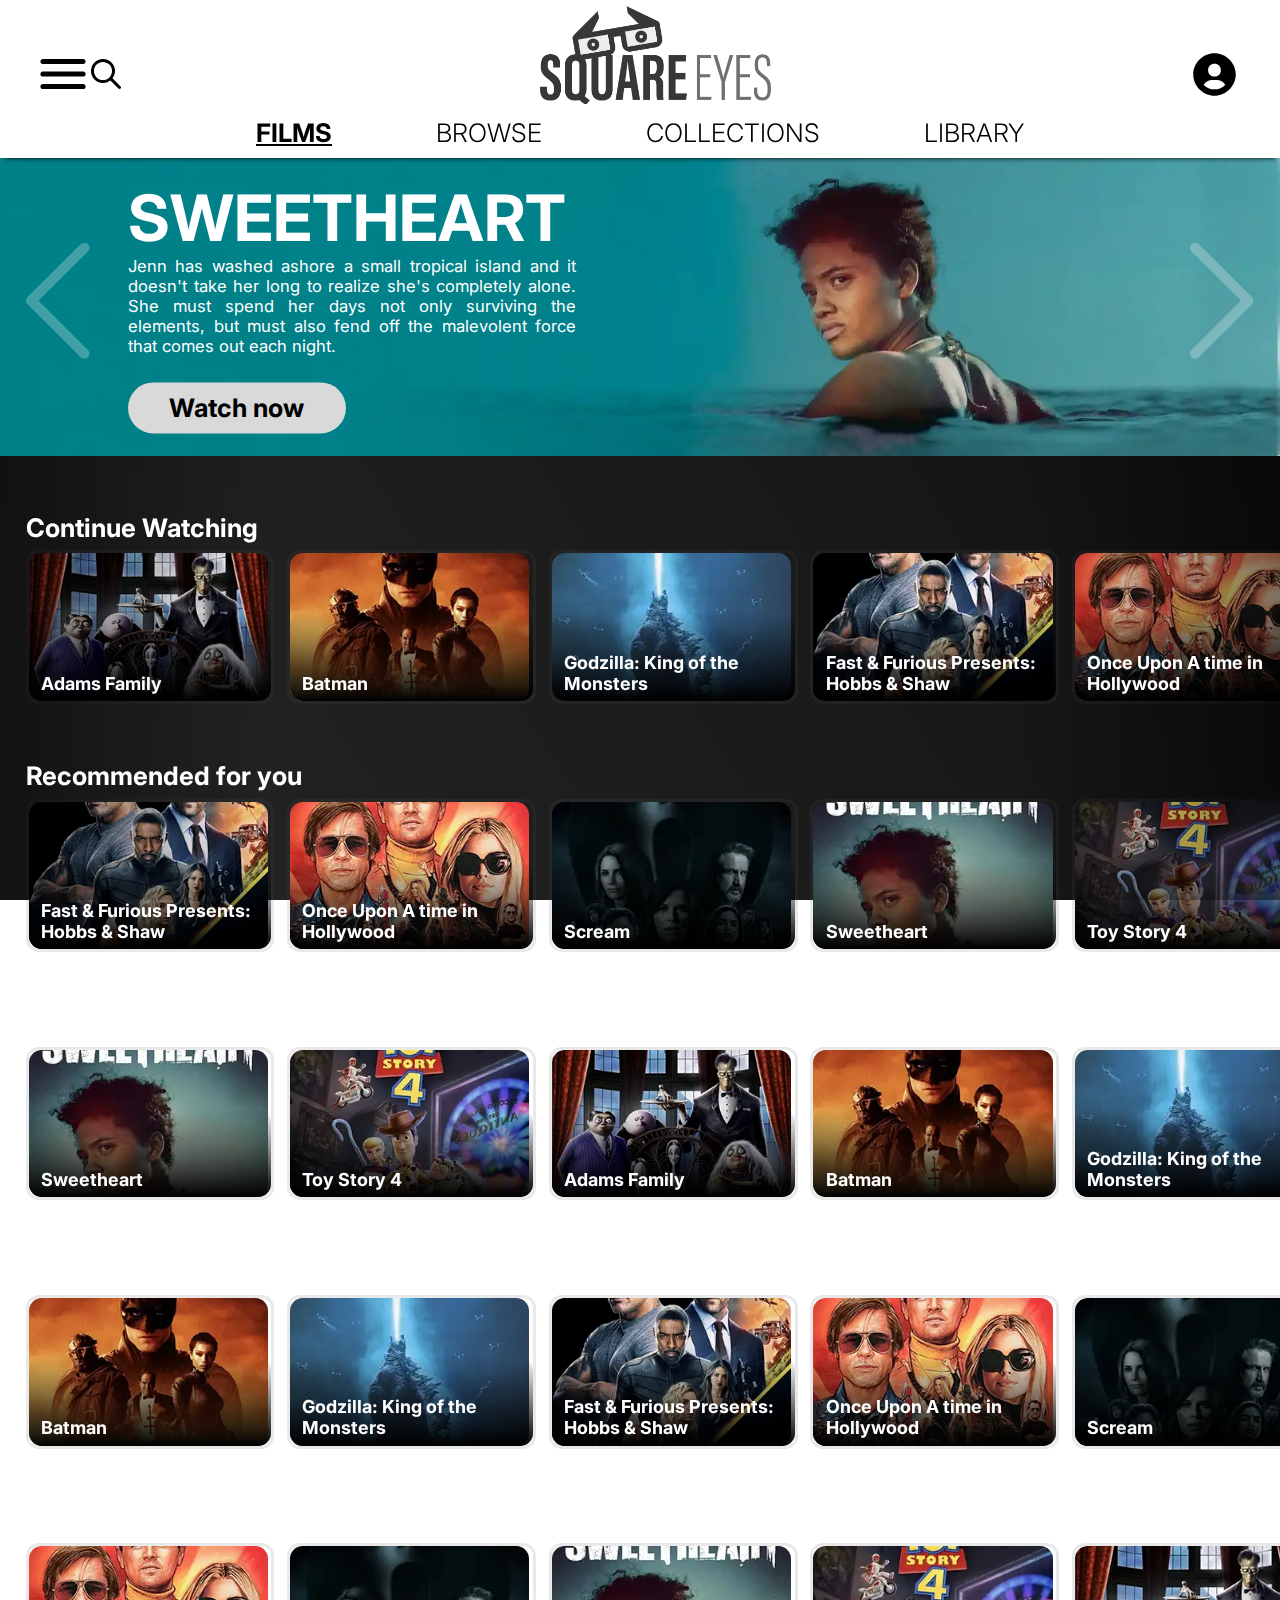
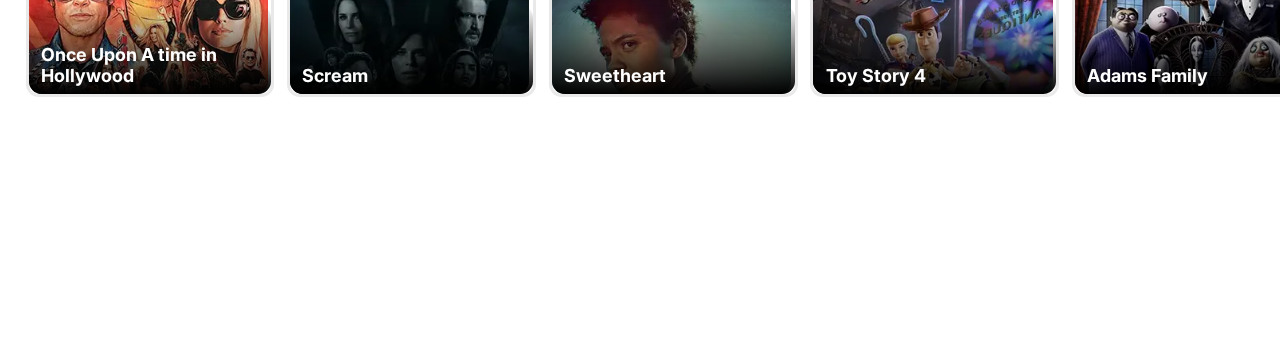
<file: index.html>
<!DOCTYPE html>
<html lang="en">
  <head>
    <meta charset="UTF-8" />
    <meta http-equiv="X-UA-Compatible" content="IE=edge" />
    <meta name="viewport" content="width=device-width, initial-scale=1.0" />
    <meta name="keywords" content="Streaming, Movies" />
    <meta
      name="description"
      content="Browse through interesting high quality films with no ads. Once you buy a film you own it."
    />
    <meta property="og:title" content="Square Eyes" />
    <meta property="og:type" content="website" />
    <meta property="og:url" content="https://square-eyes.kyrre.dev/" />
    <meta property="og:image" content="/images/hero/Square-eyes-og.jpg" />

    <link rel="stylesheet" href="style.css" />
    <link rel="preconnect" href="https://fonts.googleapis.com" />
    <link rel="preconnect" href="https://fonts.gstatic.com" crossorigin />
    <link
      href="https://fonts.googleapis.com/css2?family=Inter:wght@400;700&display=swap"
      rel="stylesheet"
    />
    <link rel="icon" type="image/x-icon" href="/images/logo/favicon.ico" />
    <script src="/scripts/script.js" type="module"></script>
    <title>Square Eyes | Films</title>
  </head>
  <body>
    <template-navigation id="films"></template-navigation>
    <template-sidebar class="shadow-sidebar"></template-sidebar>
    <main>
      <section class="heroes" data-carousel>
        <ul data-slides>
          <li class="slide" data-active>
            <div class="hero-text">
              <h1 class="hero-heading">SWEETHEART</h1>
              <p class="hero-description">
                Jenn has washed ashore a small tropical island and it doesn't
                take her long to realize she's completely alone. She must spend
                her days not only surviving the elements, but must also fend off
                the malevolent force that comes out each night.
              </p>
              <button
                class="hero-button default-button"
                aria-label="Watch movie now"
              >
                Watch now
              </button>
            </div>
            <img
              class="hero-img"
              src="/images/hero/film_hero_sweetheart.webp"
              alt="cover of the movie Sweetheart, woman in ocean looking behind her shoulder"
            />
          </li>
          <li class="slide">
            <div class="hero-text">
              <h1 class="hero-heading">GODZILLA</h1>
              <p class="hero-description">
                The crypto-zoological agency Monarch faces off against the
                mighty Godzilla, who collides with Mothra, Rodan, and his
                ultimate nemesis, the three-headed King Ghidorah.
              </p>
              <button
                class="hero-button default-button"
                aria-label="Watch movie now"
              >
                Watch now
              </button>
            </div>
            <img
              class="hero-img"
              src="/images/hero/film_hero_godzilla.webp"
              alt="cover of the movie Godzilla, godzilla shooting a ray of light into the sky"
              loading="lazy"
            />
          </li>
          <li class="slide">
            <div class="hero-text">
              <h1 class="hero-heading">THE BATMAN</h1>
              <p class="hero-description">
                When a sadistic serial killer begins murdering several key
                political figures in Gotham City, Batman is forced to
                investigate the city's hidden corruption and question his own
                family's involvement in it all. Are they really who he thought
                they were?
              </p>
              <button
                class="hero-button default-button"
                aria-label="Watch movie now"
              >
                Watch now
              </button>
            </div>
            <img
              class="hero-img"
              src="/images/hero/film_hero_batman.webp"
              alt="cover of the movie The Batman, with Batman, Catwoman, The Riddler and Oz"
              loading="lazy"
            />
          </li>
        </ul>
        <img
          class="arrow-left"
          src="images/icons/icon_arrow-left.svg"
          data-carousel-button="prev"
          alt="hero section menu arrow pointing left"
          aria-label="Previous movie"
        />
        <img
          class="arrow-right"
          src="images/icons/icon_arrow-right.svg"
          data-carousel-button="next"
          alt="hero section menu arrow pointing right"
          aria-label="Next movie"
        />
      </section>
      <section class="mobile-banner">
        <div class="hero-title">GODZILLA</div>
        <div class="mobile-hero-description">
          <p>
            A legendary monster named King Ghidorah awakens Rodan, as well as
            other titans, to destroy the world. To defeat them, the
            crypto-zoological organisation Monarch must rely on the almighty
            Godzilla.
          </p>
        </div>
        <div class="button">
          <button class="buy-now">Buy Now</button>
        </div>
        <div class="frame">
          <img
            class="background-image"
            src="/images/hero/mobile_film_hero_godzilla.webp"
            alt="hero section movie cover"
          />
        </div>
      </section>
      <div class="vignette-left"></div>
      <div class="vignette-right"></div>
      <section class="grid">
        <div class="row-wrapper">
          <p class="movie-row-text">Continue Watching</p>
          <div class="row">
            <template-movie-tile> </template-movie-tile>
            <template-movie-tile> </template-movie-tile>
            <template-movie-tile> </template-movie-tile>
            <template-movie-tile> </template-movie-tile>
            <template-movie-tile> </template-movie-tile>
            <template-movie-tile> </template-movie-tile>
            <template-movie-tile> </template-movie-tile>
            <template-movie-tile> </template-movie-tile>
            <template-movie-tile> </template-movie-tile>
            <template-movie-tile> </template-movie-tile>
            <template-movie-tile> </template-movie-tile>
          </div>
        </div>
        <div class="row-wrapper">
          <p class="movie-row-text">Recommended for you</p>
          <div class="row">
            <template-movie-tile> </template-movie-tile>
            <template-movie-tile> </template-movie-tile>
            <template-movie-tile> </template-movie-tile>
            <template-movie-tile> </template-movie-tile>
            <template-movie-tile> </template-movie-tile>
            <template-movie-tile> </template-movie-tile>
            <template-movie-tile> </template-movie-tile>
            <template-movie-tile> </template-movie-tile>
            <template-movie-tile> </template-movie-tile>
            <template-movie-tile> </template-movie-tile>
            <template-movie-tile> </template-movie-tile>
          </div>
        </div>
        <div class="row-wrapper">
          <p class="movie-row-text">New Releases</p>
          <div class="row">
            <template-movie-tile> </template-movie-tile>
            <template-movie-tile> </template-movie-tile>
            <template-movie-tile> </template-movie-tile>
            <template-movie-tile> </template-movie-tile>
            <template-movie-tile> </template-movie-tile>
            <template-movie-tile> </template-movie-tile>
            <template-movie-tile> </template-movie-tile>
            <template-movie-tile> </template-movie-tile>
            <template-movie-tile> </template-movie-tile>
            <template-movie-tile> </template-movie-tile>
            <template-movie-tile> </template-movie-tile>
          </div>
        </div>
        <div class="row-wrapper">
          <p class="movie-row-text">Popular on Square Eyes</p>
          <div class="row">
            <template-movie-tile> </template-movie-tile>
            <template-movie-tile> </template-movie-tile>
            <template-movie-tile> </template-movie-tile>
            <template-movie-tile> </template-movie-tile>
            <template-movie-tile> </template-movie-tile>
            <template-movie-tile> </template-movie-tile>
            <template-movie-tile> </template-movie-tile>
            <template-movie-tile> </template-movie-tile>
            <template-movie-tile> </template-movie-tile>
            <template-movie-tile> </template-movie-tile>
            <template-movie-tile> </template-movie-tile>
          </div>
        </div>
        <div class="row-wrapper">
          <p class="movie-row-text">Action movies</p>
          <div class="row">
            <template-movie-tile> </template-movie-tile>
            <template-movie-tile> </template-movie-tile>
            <template-movie-tile> </template-movie-tile>
            <template-movie-tile> </template-movie-tile>
            <template-movie-tile> </template-movie-tile>
            <template-movie-tile> </template-movie-tile>
            <template-movie-tile> </template-movie-tile>
            <template-movie-tile> </template-movie-tile>
            <template-movie-tile> </template-movie-tile>
            <template-movie-tile> </template-movie-tile>
            <template-movie-tile> </template-movie-tile>
          </div>
        </div>
      </section>
    </main>
  </body>
</html>
</file>
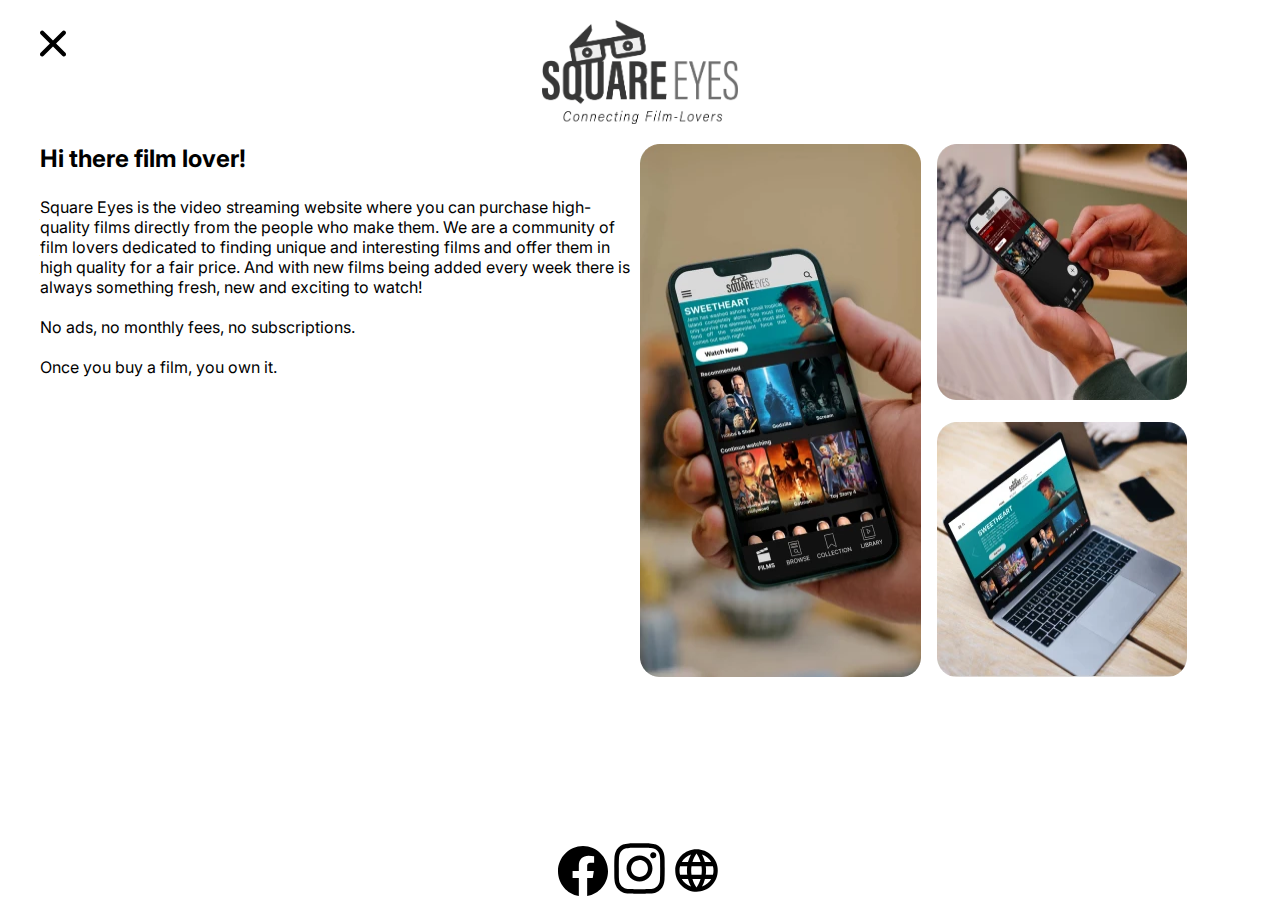
<file: about.html>
<!DOCTYPE html>
<html lang="en">
  <head>
    <meta charset="UTF-8" />
    <meta http-equiv="X-UA-Compatible" content="IE=edge" />
    <meta name="viewport" content="width=device-width, initial-scale=1.0" />
    <meta name="keywords" content="Streaming, Movies" />
    <meta
      name="description"
      content="The video streaming website where you can purchase interesting high quality films. No ads, no monthly fees and no subscription. Once you buy a film you own it."
    />
    <title>Square Eyes | About</title>
    <link rel="stylesheet" href="style.css" />
    <link rel="preconnect" href="https://fonts.googleapis.com" />
    <link rel="preconnect" href="https://fonts.gstatic.com" crossorigin />
    <link
      href="https://fonts.googleapis.com/css2?family=Inter:wght@400;700&display=swap"
      rel="stylesheet"
    />
    <script src="/scripts/script.js" type="module"></script>
  </head>
  <body>
    <section class="about-page">
      <div class="about-contact-top">
        <a href="/index.html">
          <img
            class="close-button"
            src="/images/icons/icon_menu_close.svg"
            alt="a button in the shape on an X"
          />
        </a>
        <div class="logo-container">
          <img
            class="full-logo"
            src="/images/logo/SquareEyes_Logo.webp"
            alt="Square Eyes logo, connecting film-lovers"
          />
        </div>
      </div>
      <div class="center-content">
        <section class="left-text">
          <h2>Hi there film lover!</h2>
          <p class="square-eyes-about-text">
            Square Eyes is the video streaming website where you can purchase
            high-quality films directly from the people who make them. We are a
            community of film lovers dedicated to finding unique and interesting
            films and offer them in high quality for a fair price. And with new
            films being added every week there is always something fresh, new
            and exciting to watch!
            <br />
            <br />
            No ads, no monthly fees, no subscriptions.
            <br />
            <br />
            Once you buy a film, you own it.
          </p>
        </section>
        <section class="image-container">
          <div class="mockup-left">
            <img
              src="/images/mockup/mockup_phone_2.webp"
              alt="hand holding phone with Square Eyes webpage open"
            />
          </div>
          <div class="mockup-right">
            <img
              src="/images/mockup/mockup_phone_1.webp"
              alt="two hands interacting with iPhone 11 on the Square Eyes webpage"
            />
            <img
              src="/images/mockup/mockup_laptop_1.webp"
              alt="Laptop showing the Square Eyes homepage"
            />
          </div>
        </section>
      </div>
      <div class="social-links">
        <img
          src="/images/icons/icon_social-media_facebook.svg"
          alt="circular Facebook logo"
        />
        <img
          src="/images/icons/icon_social-media_instagram.svg"
          alt="Instagram squircle icon"
        />
        <img
          src="/images/icons/icon_social-media_web.svg"
          alt="General web link icon depicting a globe"
        />
      </div>
    </section>
  </body>
</html>
</file>
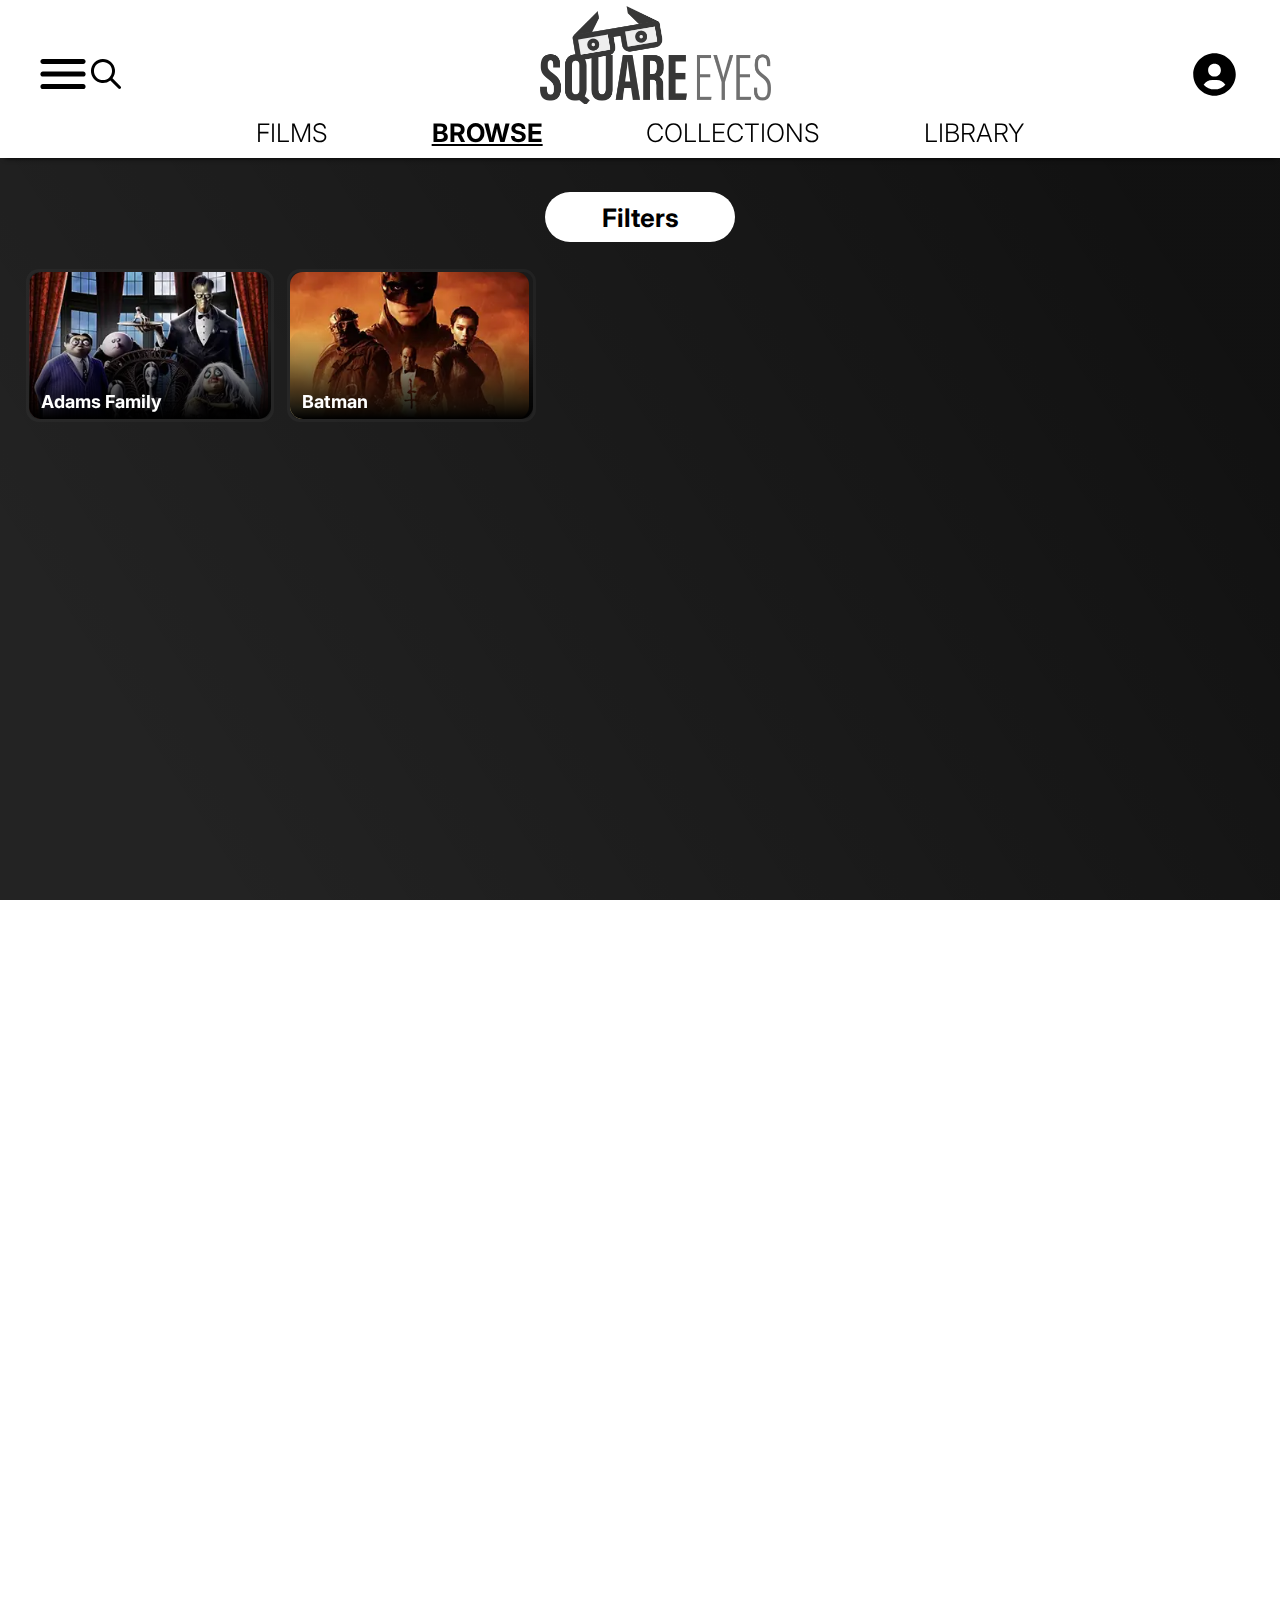
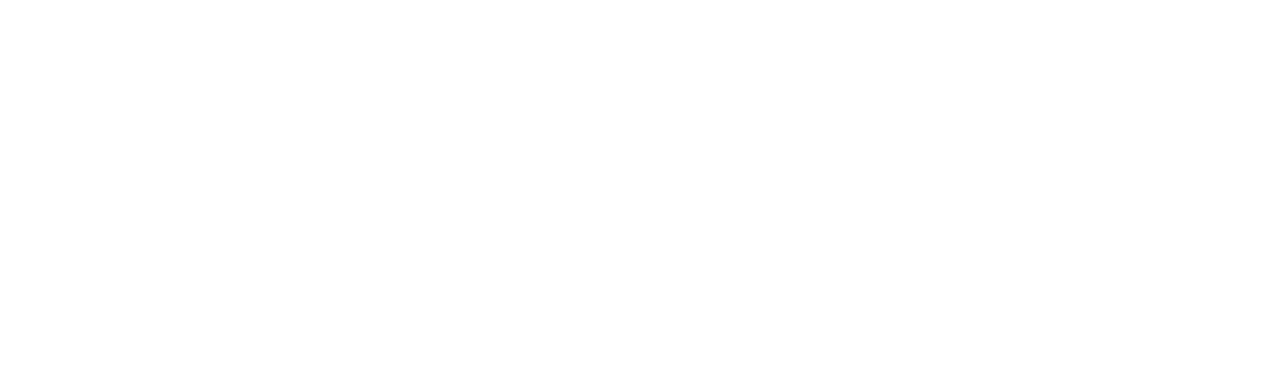
<file: browse.html>
<!DOCTYPE html>
<html lang="en">
  <head>
    <meta charset="UTF-8" />
    <meta http-equiv="X-UA-Compatible" content="IE=edge" />
    <meta name="viewport" content="width=device-width, initial-scale=1.0" />
    <meta name="keywords" content="Streaming, Movies" />
    <meta
      name="description"
      content="The video streaming website where you can purchase interesting high quality films. No ads, no monthly fees and no subscription. Once you buy a film you own it."
    />
    <title>Square Eyes | Browse</title>
    <link rel="stylesheet" href="style.css" />
    <link rel="preconnect" href="https://fonts.googleapis.com" />
    <link rel="preconnect" href="https://fonts.gstatic.com" crossorigin />
    <link
      href="https://fonts.googleapis.com/css2?family=Inter:wght@400;700&display=swap"
      rel="stylesheet"
    />
    <script src="/scripts/script.js" type="module"></script>
  </head>
  <body>
    <template-navigation id="browse"></template-navigation>
    <template-sidebar class="shadow-sidebar"></template-sidebar>

    <main>
      <section class="browse-filters">
        <div class="filter-button default-button">Filters</div>
        <input type="checkbox" class="checkbox-button" />
        <div class="filters-window">
          <div class="filter-lists">
            <div class="genres-list">
              <ul>
                <li>Genre</li>
                <li>Action</li>
                <li>Adventure</li>
                <li>Animation</li>
                <li>Comedy</li>
                <li>Crime</li>
                <li>Documentary</li>
                <li>Drama</li>
              </ul>
              <ul>
                <li>&nbsp</li>
                <li>Historical</li>
                <li>Horror</li>
                <li>Musical</li>
                <li class="selected-filter">Sci-Fi</li>
                <li>Thriller</li>
                <li>Romance</li>
                <li>Western</li>
              </ul>
            </div>
            <div class="year-rating-wrapper">
              <div class="year-selector">
                <div class="year-selector-input">
                  <ul>
                    <li>Year</li>
                  </ul>
                  <input
                    id="from-year"
                    type="number"
                    min="1900"
                    max="2099"
                    step="1"
                    value="1990"
                  />
                  to
                  <input
                    id="to-year"
                    type="number"
                    min="1900"
                    max="2099"
                    step="1"
                    value="2010"
                  />
                </div>
              </div>
              <div class="star-rating">
                <ul>
                  <li>Rating</li>
                </ul>
                <img src="/images/icons/icon_star-rating_3.svg" alt="" />
              </div>
            </div>
            <ul class="languages-list">
              <li>Language</li>
              <li>English</li>
              <li>Spanish</li>
              <li>Italian</li>
              <li>Norwegian</li>
              <li>French</li>
              <li>German</li>
              <li>Janapese</li>
              <li>Korean</li>
              <li>Other</li>
            </ul>
          </div>

          <div class="reset-confirm-buttons">
            <button class="default-button">Reset</button>
            <button class="default-button">Confirm</button>
          </div>
          <div class="found-items">
            <p class="filter-results">3 results...</p>
          </div>
        </div>
      </section>
      <section class="grid">
        <div class="row">
          <template-movie-tile> </template-movie-tile>
          <template-movie-tile> </template-movie-tile>
        </div>
        <div class="row"></div>
        <div class="row"></div>
        <div class="row"></div>
      </section>
    </main>
  </body>
</html>
</file>
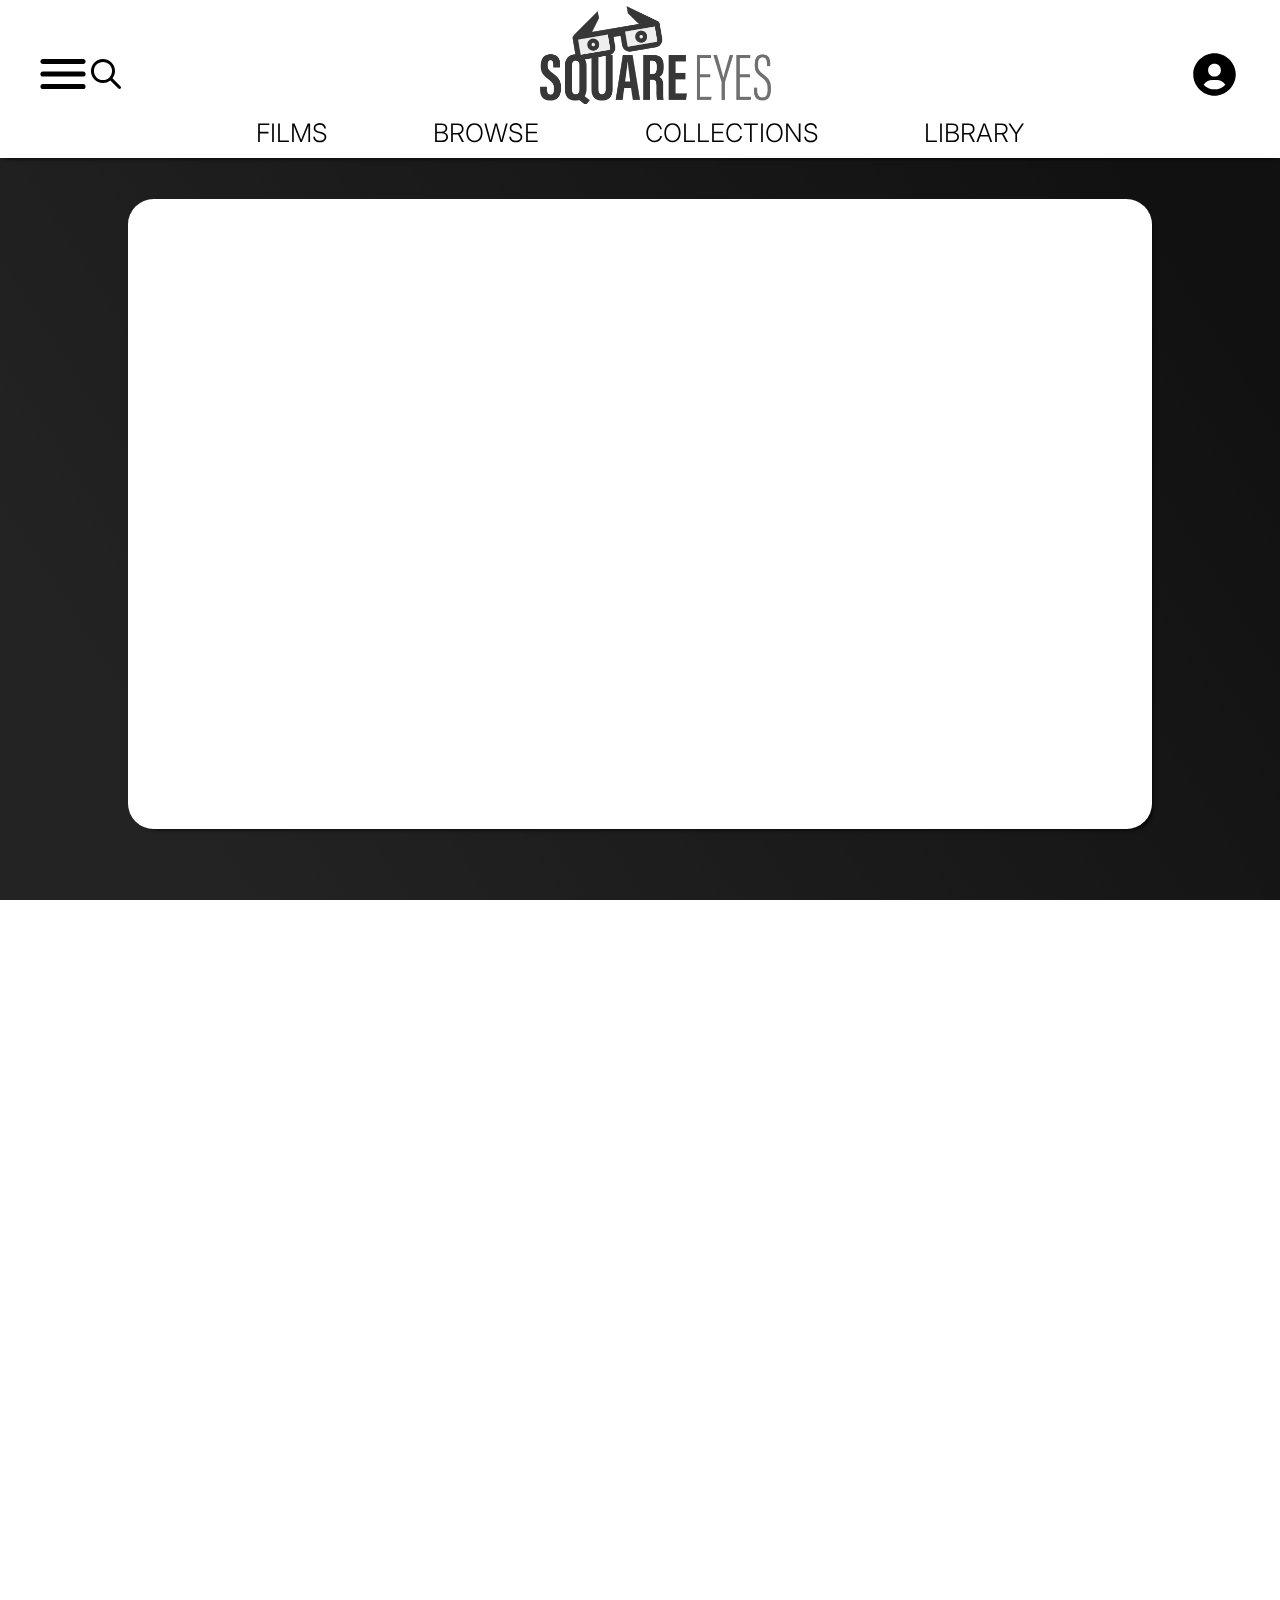
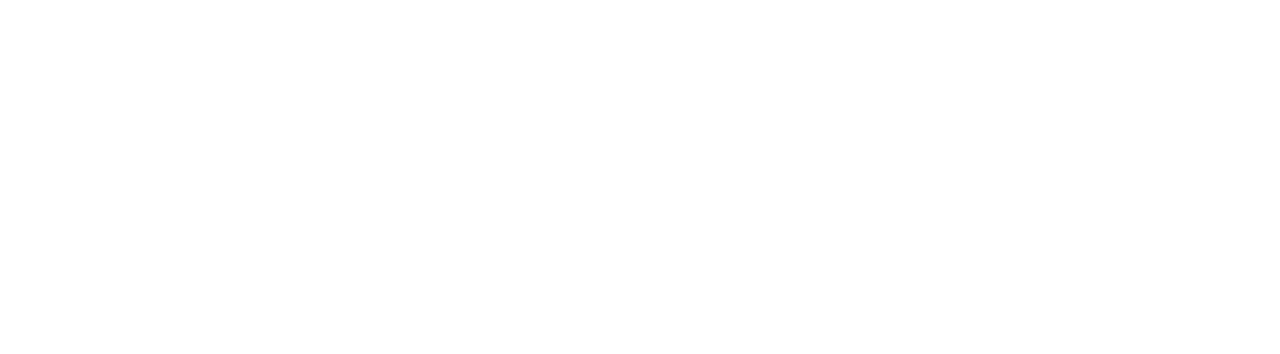
<file: checkout.html>
<!DOCTYPE html>
<html lang="en">
  <head>
    <meta charset="UTF-8" />
    <meta http-equiv="X-UA-Compatible" content="IE=edge" />
    <meta name="viewport" content="width=device-width, initial-scale=1.0" />
    <meta name="keywords" content="Streaming, Movies" />
    <meta
      name="description"
      content="The video streaming website where you can purchase interesting high quality films. No ads, no monthly fees and no subscription. Once you buy a film you own it."
    />
    <title>Square Eyes | Checkout</title>
    <link rel="stylesheet" href="style.css" />
    <link rel="preconnect" href="https://fonts.googleapis.com" />
    <link rel="preconnect" href="https://fonts.gstatic.com" crossorigin />
    <link
      href="https://fonts.googleapis.com/css2?family=Inter:wght@400;700&display=swap"
      rel="stylesheet"
    />
    <script src="/scripts/script.js" type="module"></script>
    <script src="/scripts/checkout.js" type="module"></script>
  </head>

  <body>
    <template-navigation id="checkout"></template-navigation>
    <template-sidebar class="shadow-sidebar"></template-sidebar>
    <main>
      <div class="checkout">
        <section class="checkout-container"></section>
      </div>
    </main>
  </body>
</html>
</file>
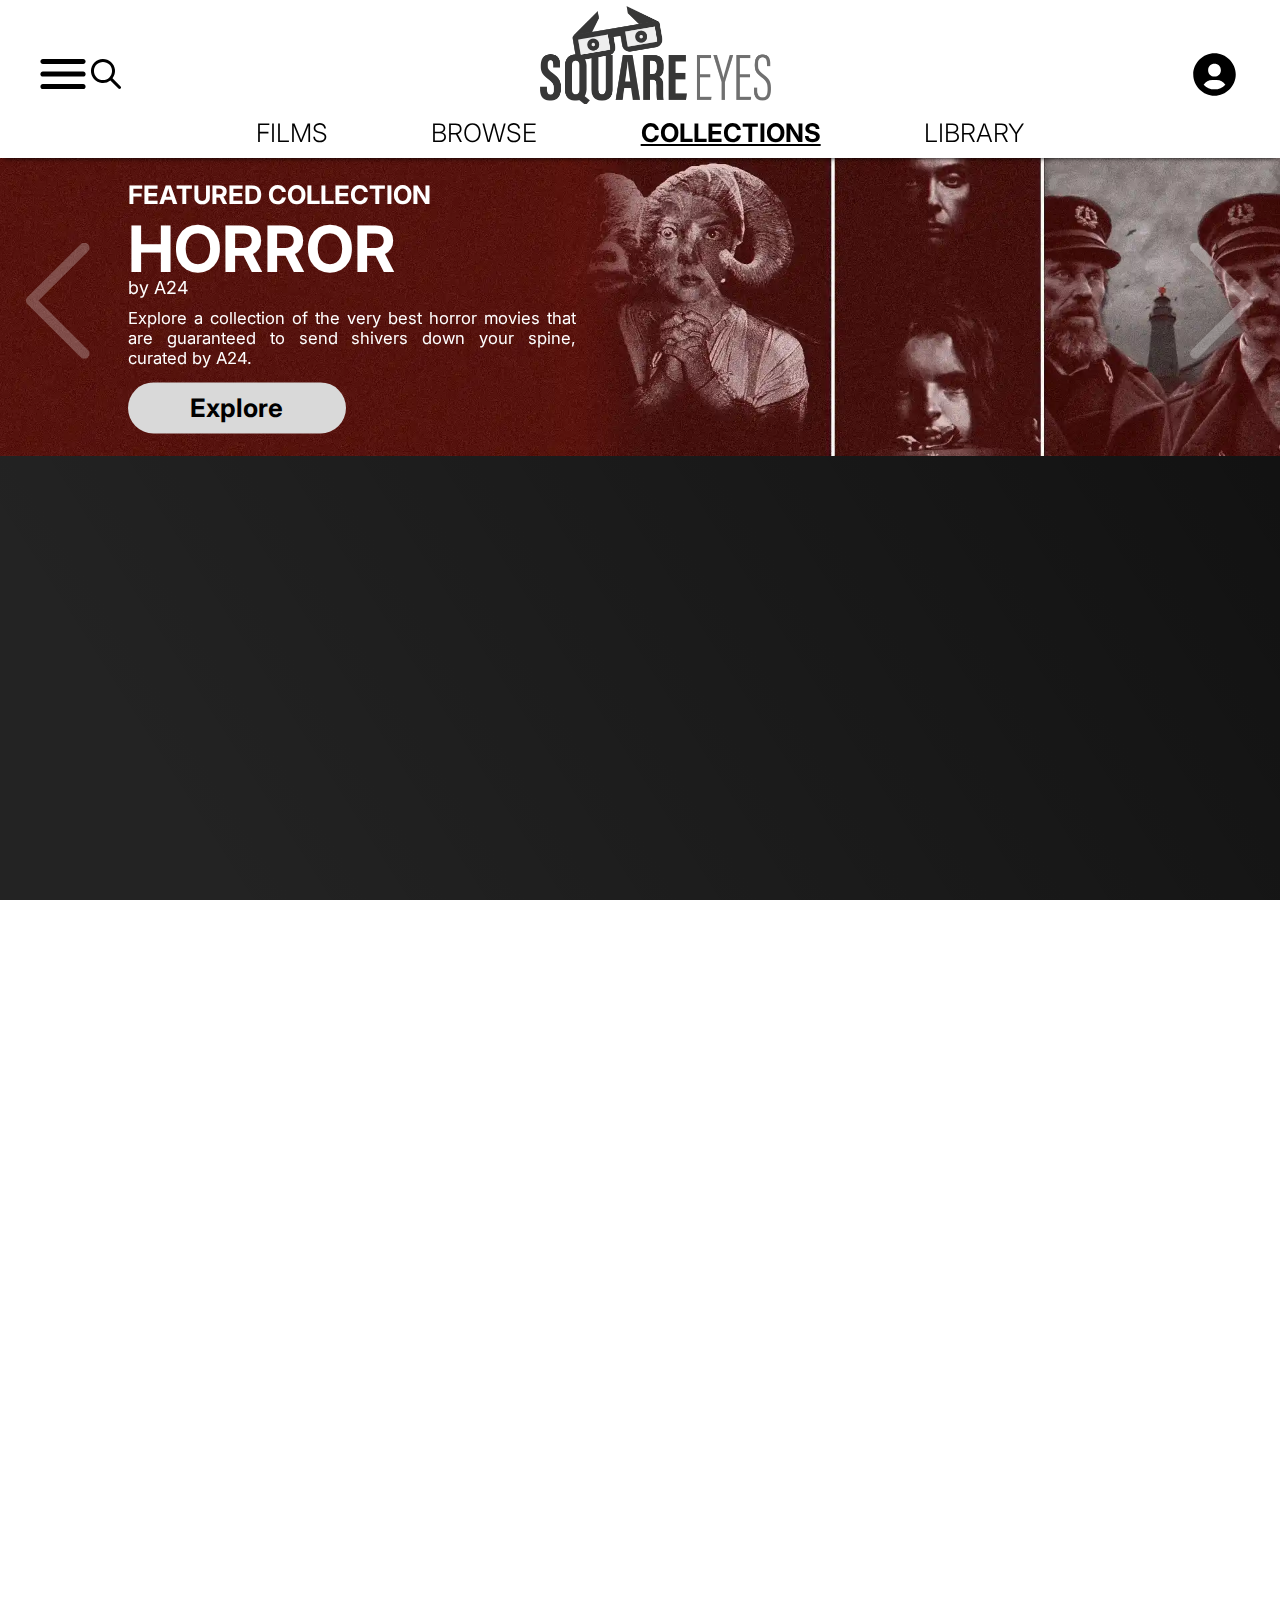
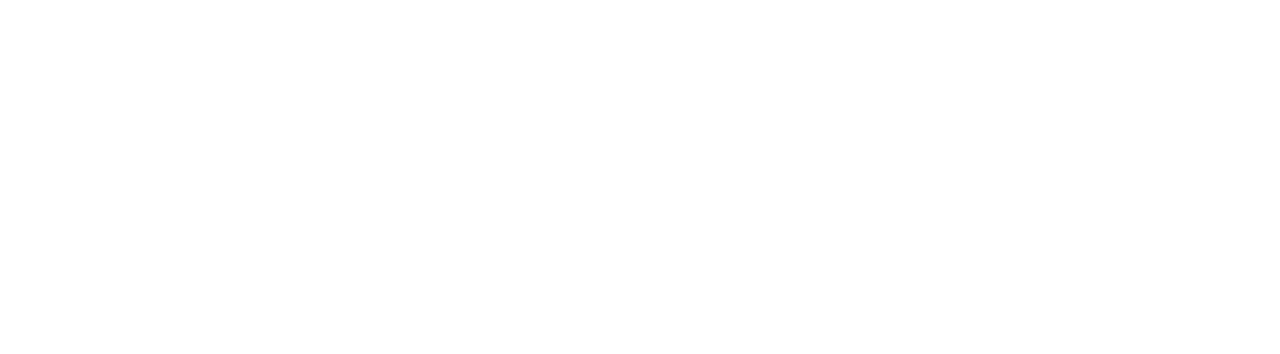
<file: collections.html>
<!DOCTYPE html>
<html lang="en">
  <head>
    <meta charset="UTF-8" />
    <meta http-equiv="X-UA-Compatible" content="IE=edge" />
    <meta name="viewport" content="width=device-width, initial-scale=1.0" />
    <meta name="keywords" content="Streaming, Movies" />
    <meta
      name="description"
      content="The video streaming website where you can purchase interesting high quality films. No ads, no monthly fees and no subscription. Once you buy a film you own it."
    />
    <title>Square Eyes | Collections</title>
    <link rel="stylesheet" href="style.css" />
    <link rel="preconnect" href="https://fonts.googleapis.com" />
    <link rel="preconnect" href="https://fonts.gstatic.com" crossorigin />
    <link
      href="https://fonts.googleapis.com/css2?family=Inter:wght@400;700&display=swap"
      rel="stylesheet"
    />
    <link rel="icon" type="image/x-icon" href="/images/logo/favicon.ico" />

    <script src="/scripts/script.js" type="module"></script>
  </head>
  <body>
    <template-navigation id="collections"></template-navigation>
    <template-sidebar class="shadow-sidebar"></template-sidebar>

    <main>
      <section class="heroes" data-carousel>
        <ul data-slides>
          <li class="slide" data-active>
            <!-- Hero image 1, sweetheart -->
            <div class="hero-text">
              <h3 class="hero-heading">FEATURED COLLECTION</h3>
              <h2 class="hero-heading">HORROR</h2>
              <h4 class="hero-heading">by A24</h4>
              <p class="hero-description">
                Explore a collection of the very best horror movies that are
                guaranteed to send shivers down your spine, curated by A24.
              </p>
              <button class="hero-button default-button">Explore</button>
            </div>
            <img
              class="hero-img"
              src="/images/hero/collection_hero_horror.webp"
              alt="cover of the movie Sweetheart, woman in ocean looking behind her shoulder"
            />
          </li>
          <!-- Hero image 2, The batman -->
          <li class="slide">
            <div class="hero-text">
              <h3 class="hero-heading">FEATURED COLLECTION</h3>
              <h2 class="hero-heading">ART</h2>
              <h4 class="hero-heading">by ARTE</h4>
              <p class="hero-description">
                Expand your horizons with these incredible, honest and deep
                documentaries, curated by Arte.
              </p>
              <button class="hero-button">Explore</button>
            </div>
            <img
              class="hero-img"
              src="/images/hero/collection_hero_art.webp"
              alt="cover of the movie Godzilla, godzilla shooting a ray of light into the sky"
            />
          </li>
          <li class="slide">
            <!-- Hero image 3, The Batman -->
            <div class="hero-text">
              <h3 class="hero-heading">FEATURED COLLECTION</h3>
              <h2 class="hero-heading">MUSIC</h2>
              <h4 class="hero-heading">by Kyrre Gjerstad</h4>
              <p class="hero-description">
                Curt Cobain, Dr. Dre or Nina Simone? This collection of
                portraits of musicians got you covered.
              </p>
              <button class="hero-button">Explore</button>
            </div>
            <img
              class="hero-img"
              src="/images/hero/collection_hero_music.webp"
              alt="cover of the movie The Batman, with Batman, Catwoman, The Riddler and Oz"
            />
          </li>
        </ul>
        <img
          class="arrow-left"
          src="images/icons/icon_arrow-left.svg"
          data-carousel-button="prev"
          alt="menu arrow pointing left"
        />
        <img
          class="arrow-right"
          src="images/icons/icon_arrow-right.svg"
          data-carousel-button="next"
          alt="menu arrow pointing right"
        />
      </section>
    </main>
  </body>
</html>
</file>
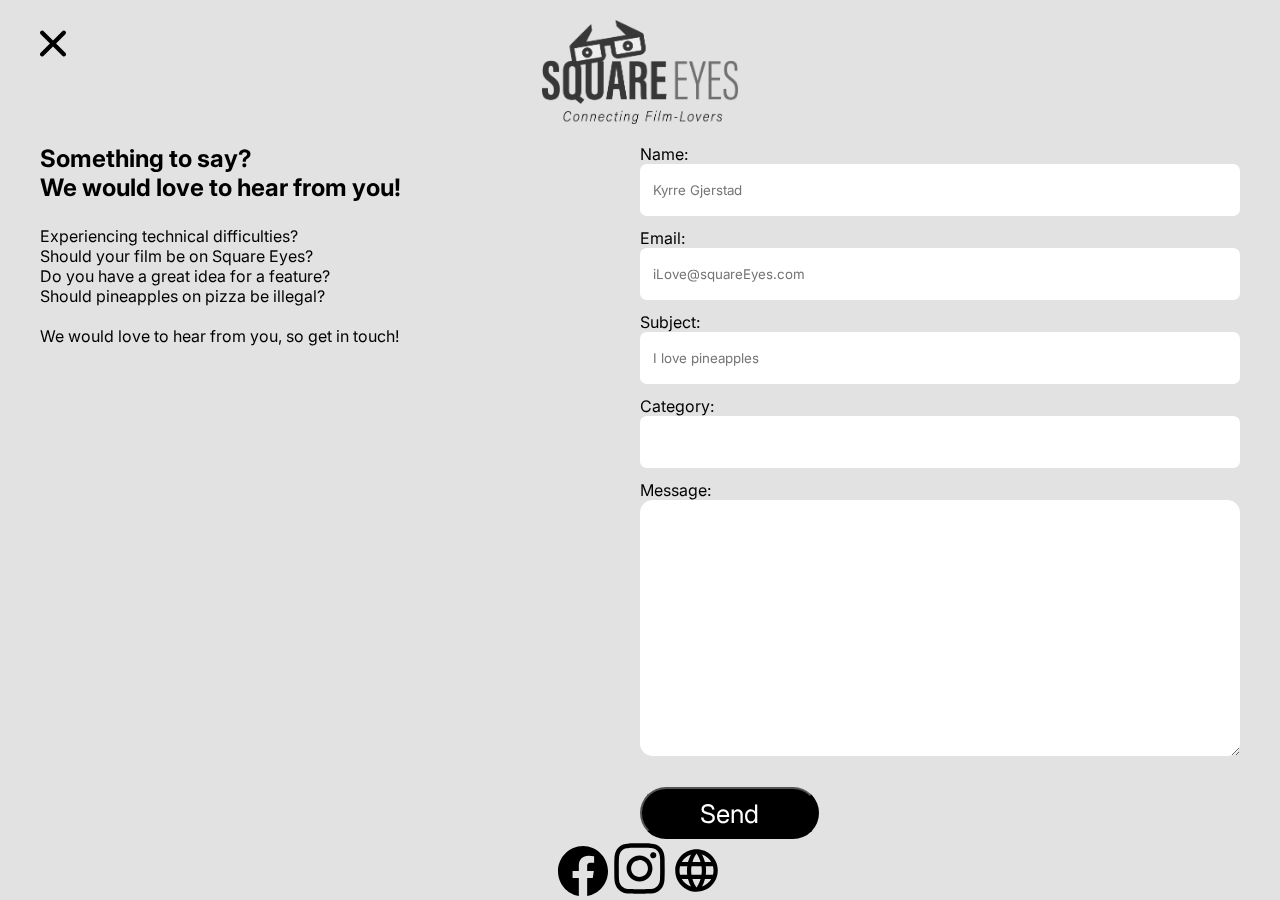
<file: contact.html>
<!DOCTYPE html>
<html lang="en">
  <head>
    <meta charset="UTF-8" />
    <meta http-equiv="X-UA-Compatible" content="IE=edge" />
    <meta name="viewport" content="width=device-width, initial-scale=1.0" />
    <meta name="keywords" content="Streaming, Movies" />
    <meta name="description" content="Contact Square Eyes" />
    <title>Square Eyes | Contact</title>
    <link rel="stylesheet" href="style.css" />
    <link rel="preconnect" href="https://fonts.googleapis.com" />
    <link rel="preconnect" href="https://fonts.gstatic.com" crossorigin />
    <link
      href="https://fonts.googleapis.com/css2?family=Inter:wght@400;700&display=swap"
      rel="stylesheet"
    />
    <script src="/scripts/script.js" type="module"></script>
  </head>
  <body>
    <section class="contact-page">
      <div class="about-contact-top">
        <a href="/index.html">
          <img
            class="close-button"
            src="/images/icons/icon_menu_close.svg"
            alt="Close page button"
          />
        </a>
        <div class="logo-container">
          <img
            class="full-logo"
            src="/images/logo/SquareEyes_Logo.webp"
            alt="Square Eyes logo, connecting film-lovers"
          />
        </div>
      </div>
      <section class="center-content">
        <div class="left-text">
          <h2>
            Something to say? <br />
            We would love to hear from you!
          </h2>
          <p>
            Experiencing technical difficulties? <br />
            Should your film be on Square Eyes?<br />
            Do you have a great idea for a feature?<br />
            Should pineapples on pizza be illegal?<br />
            <br />
            We would love to hear from you, so get in touch!
          </p>
        </div>
        <section class="contact-form">
          <form action="">
            <label for="input-name"> Name:</label>
            <input
              class="name"
              name="name"
              id="input-name"
              type="text"
              placeholder="Kyrre Gjerstad"
              required
              aria-label="Name"
            />
            <label for="input-email"> Email: </label>
            <input
              class="email"
              id="input-email"
              type="email"
              placeholder="iLove@squareEyes.com"
              required
              aria-label="Email"
            />
            <label for="input-subject"> Subject: </label>
            <input
              class="subject"
              id="input-subject"
              type="text"
              placeholder="I love pineapples"
              required
              aria-label="Subject"
            />
            <label for="input-category"> Category: </label>
            <input
              class="category"
              id="input-category"
              list="contact-category"
              type="text"
              required
              aria-label="Contact category"
            />
            <datalist id="contact-category">
              <option value="Technical Difficulties"></option>
              <option value="Payment Issues"></option>
              <option value="General Feedback"></option>
              <option value="Feature Request"></option>
              <option value="I am a film producer"></option>
              <option value="Other"></option>
            </datalist>
            <label for="input-message"> Message: </label>
            <textarea
              class="message"
              id="input-message"
              required
              aria-label="message"
            ></textarea>
            <button class="send" type="submit" aria-label="send">Send</button>
          </form>
        </section>
      </section>
      <div class="social-links">
        <img
          src="/images/icons/icon_social-media_facebook.svg"
          alt="circular
        Facebook logo"
          aria-label="link to Square Eyes Facebook page"
        />
        <img
          src="/images/icons/icon_social-media_instagram.svg"
          alt="Instagram
        squircle icon"
          aria-label="link to Square Eyes Instagram page"
        />
        <img
          src="/images/icons/icon_social-media_web.svg"
          alt="General web link icon depicting a globe"
          aria-label="link to Square Eyes Web page"
        />
      </div>
    </section>
  </body>
</html>
</file>
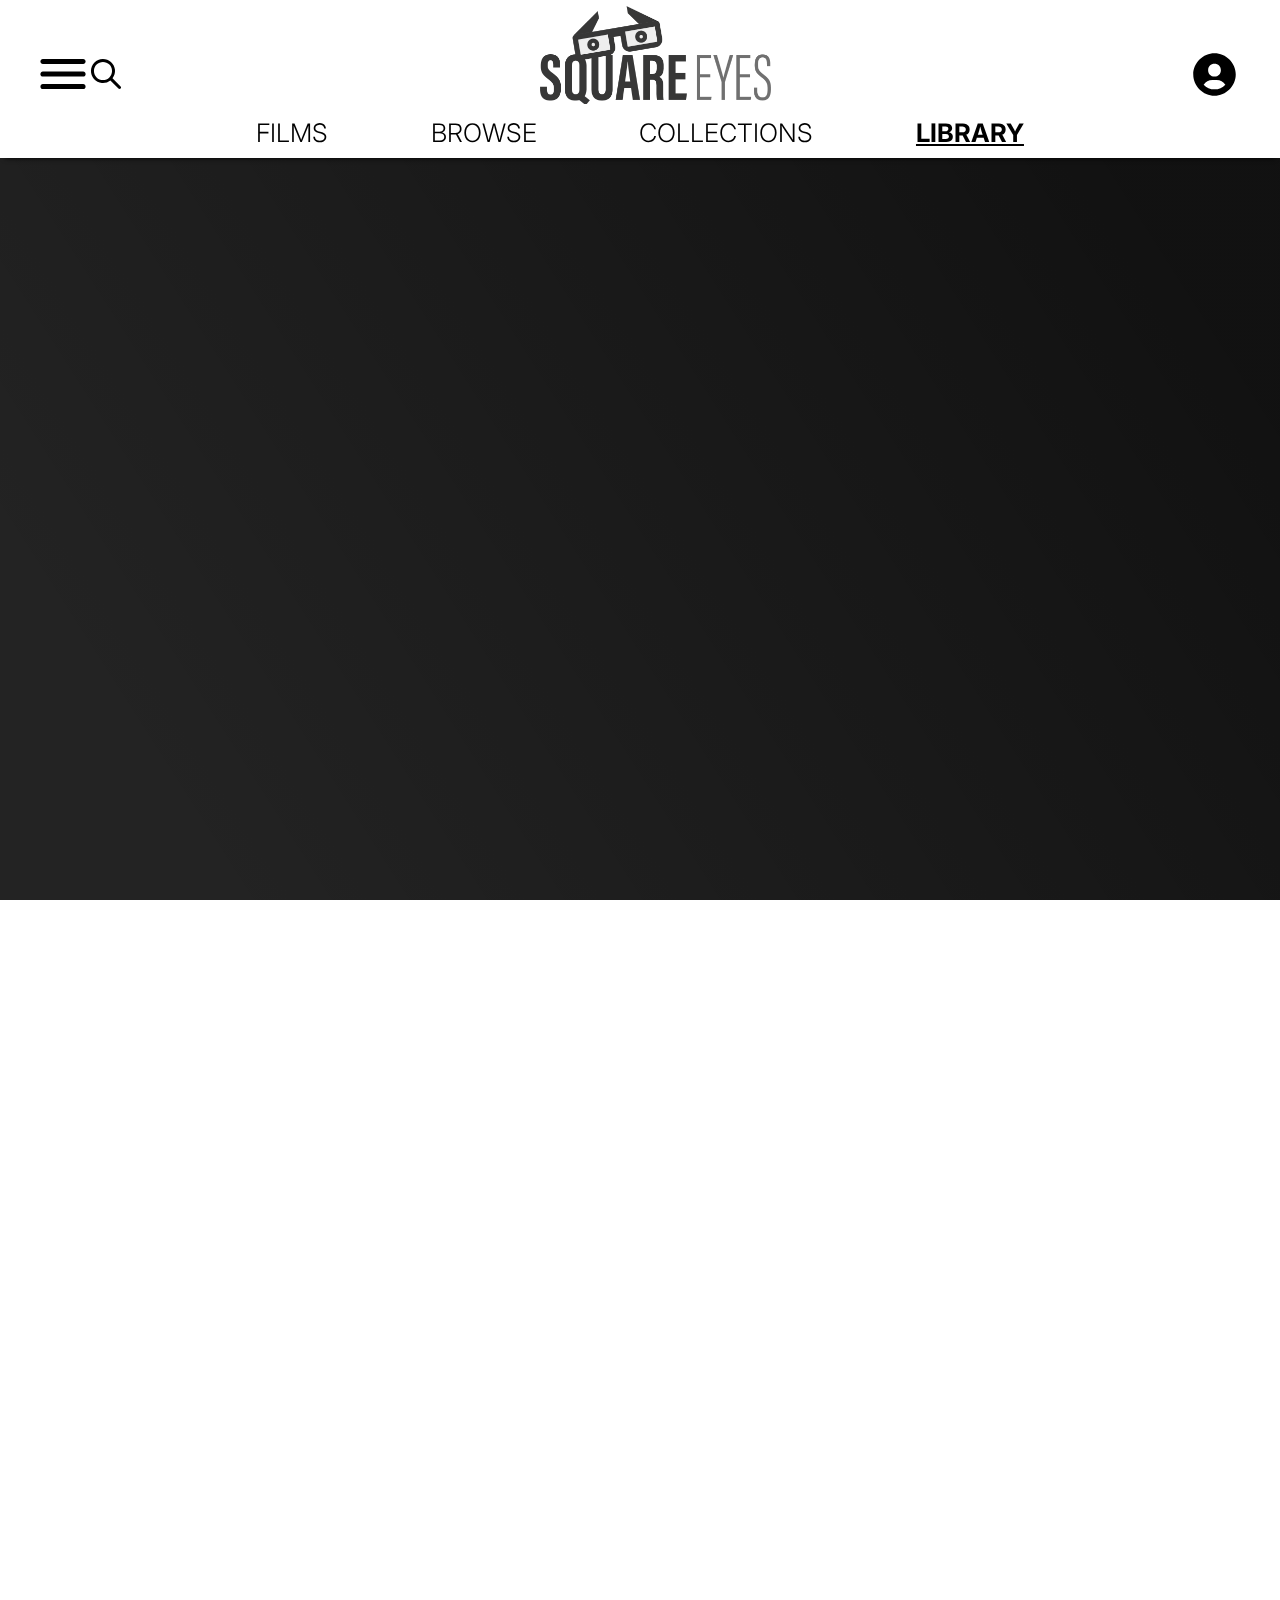
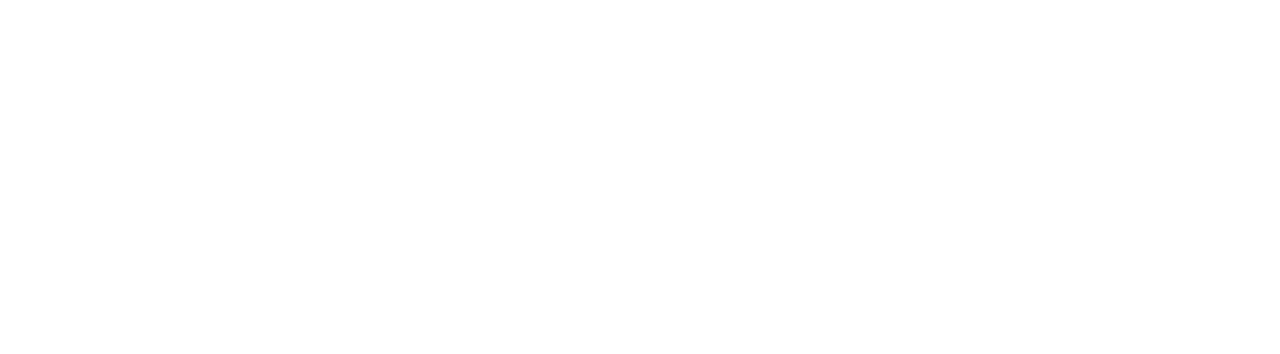
<file: library.html>
<!DOCTYPE html>
<html lang="en">
  <head>
    <meta charset="UTF-8" />
    <meta http-equiv="X-UA-Compatible" content="IE=edge" />
    <meta name="viewport" content="width=device-width, initial-scale=1.0" />
    <meta name="keywords" content="Streaming, Movies" />
    <meta
      name="description"
      content="The video streaming website where you can purchase interesting high quality films. No ads, no monthly fees and no subscription. Once you buy a film you own it."
    />
    <title>Square Eyes | Collections</title>
    <link rel="stylesheet" href="style.css" />
    <link rel="preconnect" href="https://fonts.googleapis.com" />
    <link rel="preconnect" href="https://fonts.gstatic.com" crossorigin />
    <link
      href="https://fonts.googleapis.com/css2?family=Inter:wght@400;700&display=swap"
      rel="stylesheet"
    />
    <link rel="icon" type="image/x-icon" href="/images/logo/favicon.ico" />

    <script src="/scripts/script.js" type="module"></script>
  </head>
  <body>
    <template-navigation id="library"></template-navigation>
    <template-sidebar class="shadow-sidebar"></template-sidebar>

    <main></main>
  </body>
</html>
</file>
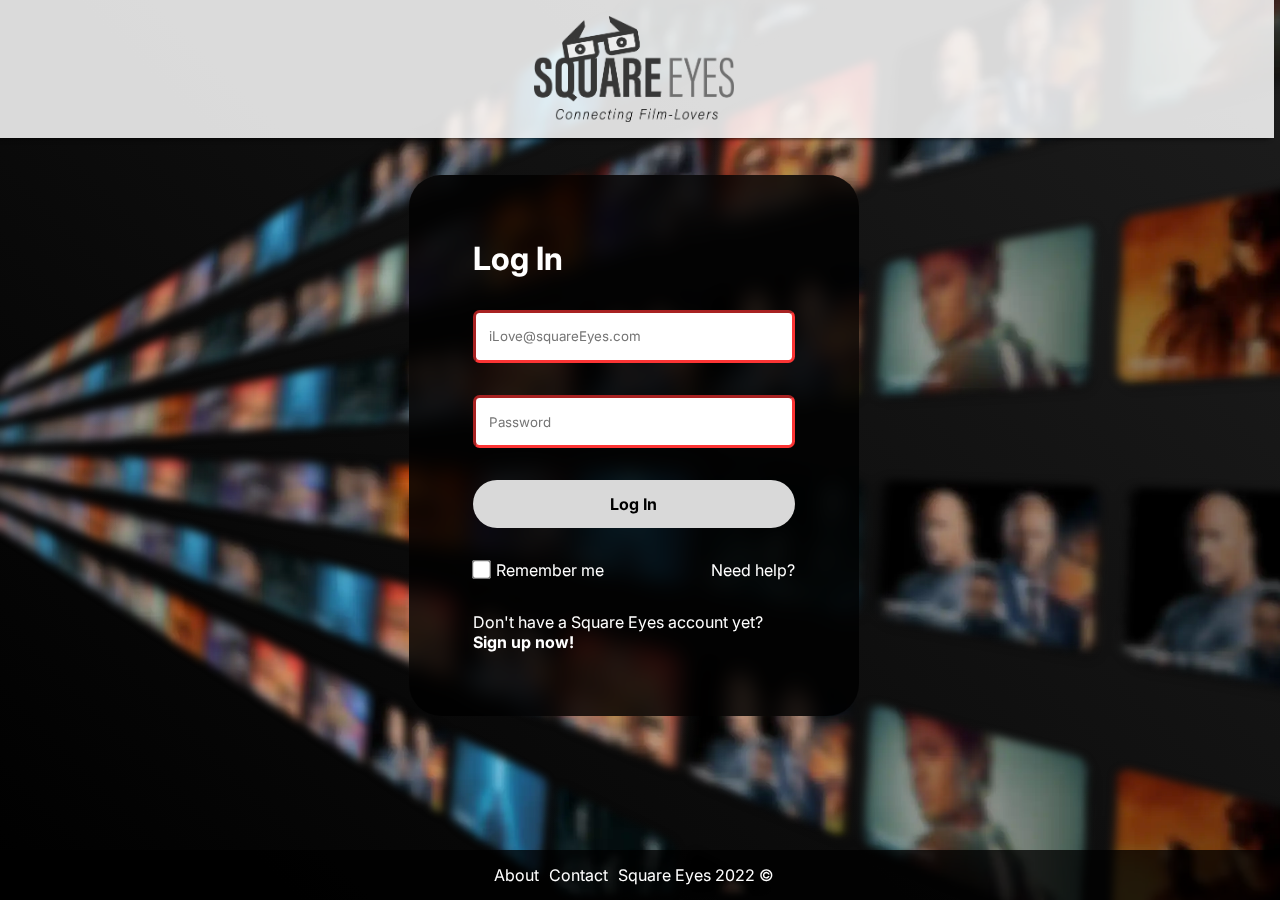
<file: login.html>
<!DOCTYPE html>
<html lang="en">
  <head>
    <meta charset="UTF-8" />
    <meta http-equiv="X-UA-Compatible" content="IE=edge" />
    <meta name="viewport" content="width=device-width, initial-scale=1.0" />
    <meta
      name="description"
      content="The video streaming website where you can purchase interesting high quality films. No ads, no monthly fees and no subscription. Once you buy a film you own it."
    />
    <link rel="stylesheet" href="style.css" />
    <link rel="preconnect" href="https://fonts.googleapis.com" />
    <link rel="preconnect" href="https://fonts.gstatic.com" crossorigin />
    <link
      href="https://fonts.googleapis.com/css2?family=Inter:wght@400;700&display=swap"
      rel="stylesheet"
    />
    <link rel="icon" type="image/x-icon" href="/images/logo/favicon.ico" />

    <title>Square Eyes | Log-in</title>
  </head>
  <body>
    <main id="login-page">
      <div class="login-logo">
        <img src="/images/logo/SquareEyes_Logo.webp" alt="" />
      </div>
      <section id="login-box">
        <form action="index.html">
        <div class="login-input">
            <h1>Log In</h1>
            <input
              type="email"
              required
              placeholder="iLove@squareEyes.com"
              aria-label="your email"
            />
            <input
              type="password"
              placeholder="Password"
              required
              aria-label="your password"
            />
            <button
              aria-label="log in"
              type="submit"
              class="login-button default-button"
            >
              Log In
            </button>
            <div class="remember-me">
              <div>
                <input
                  id="remember-me-checkbox"
                  type="checkbox"
                  aria-label="remember me"
                />
                <label for="remember-me-checkbox">Remember me</label>
              </div>
              <a href="#" aria-label="Need help logging in?">Need help?</a>
            </div>
          </form>
          <div class="sign-up">
            Don't have a Square Eyes account yet?
            <a id="sign-up-link" href="#" aria-label="Sign up now"
              >Sign up now!</a
            >
          </div>
        </div>
      </section>
      <footer id="login-footer">
        <a href="/about.html">About</a>
        <a href="/contact.html">Contact</a>
        Square Eyes 2022 &#169
      </footer>
    </main>
  </body>
</html>
</file>
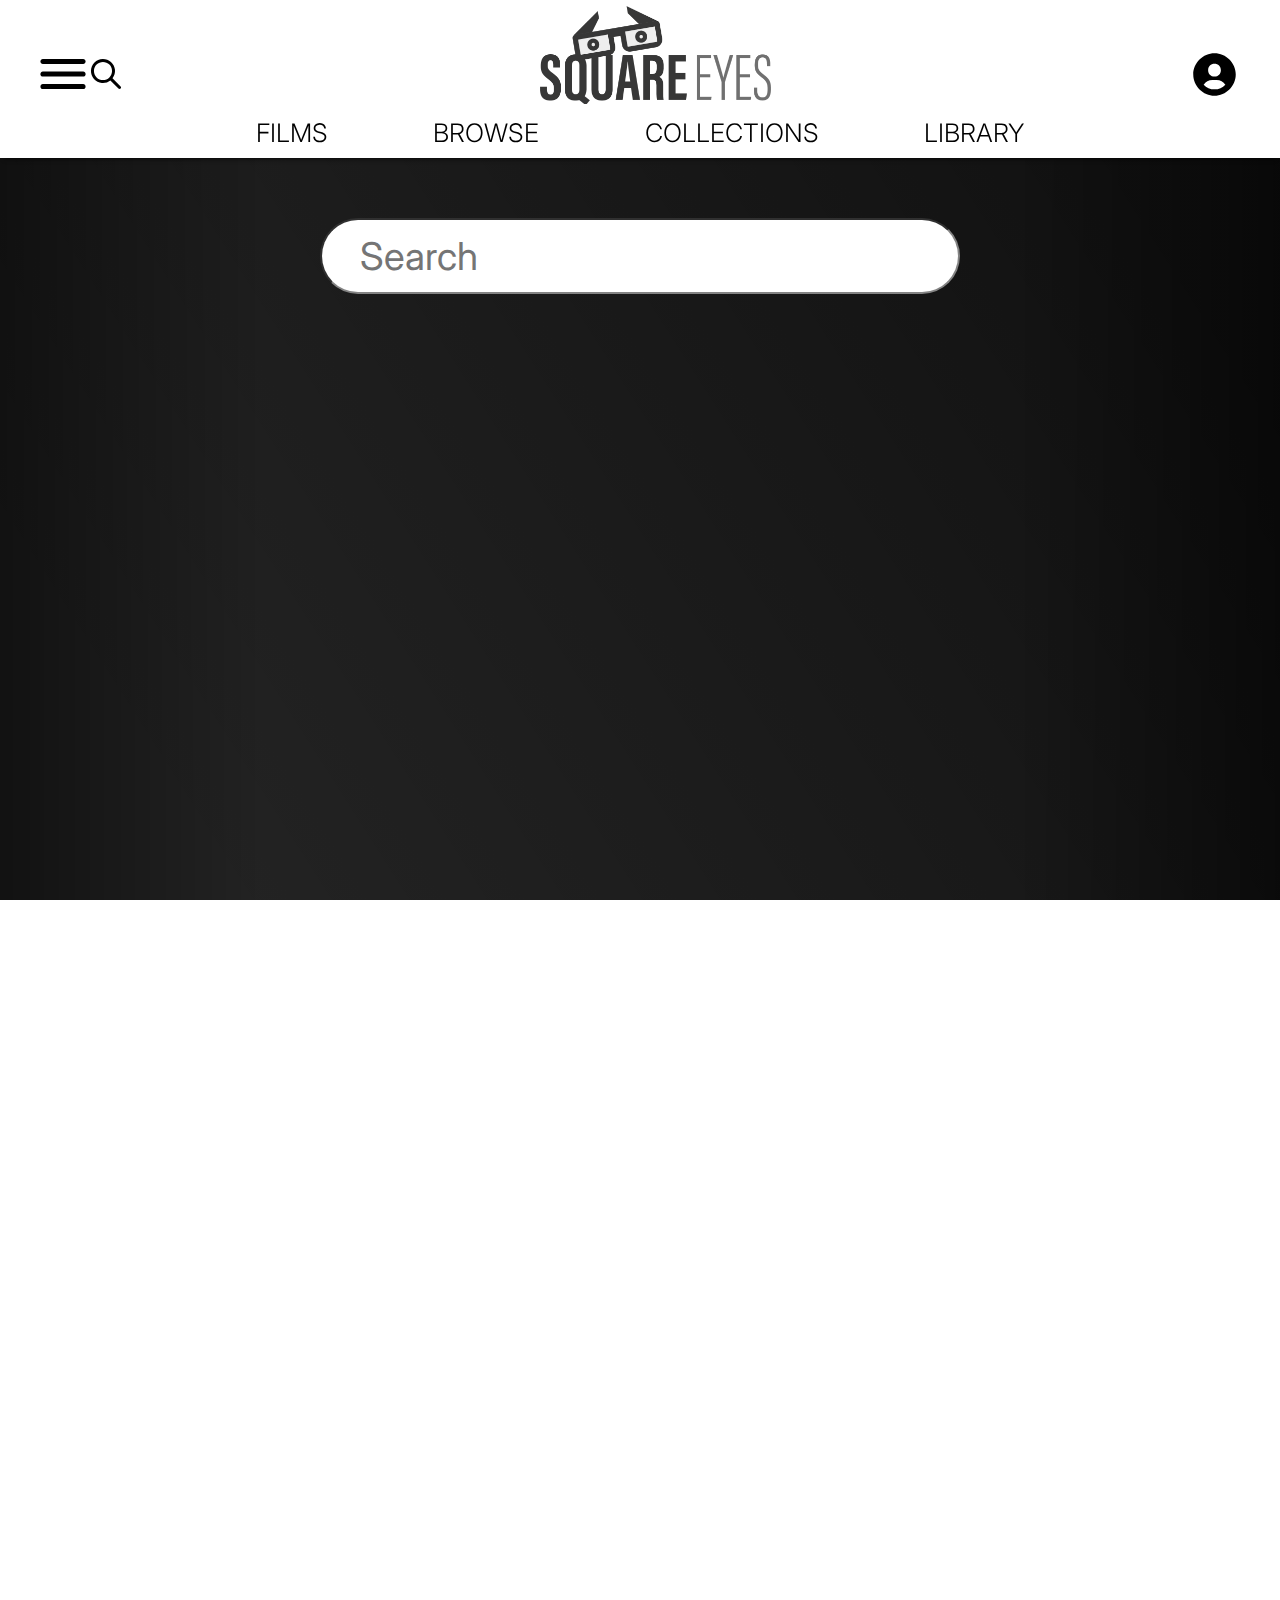
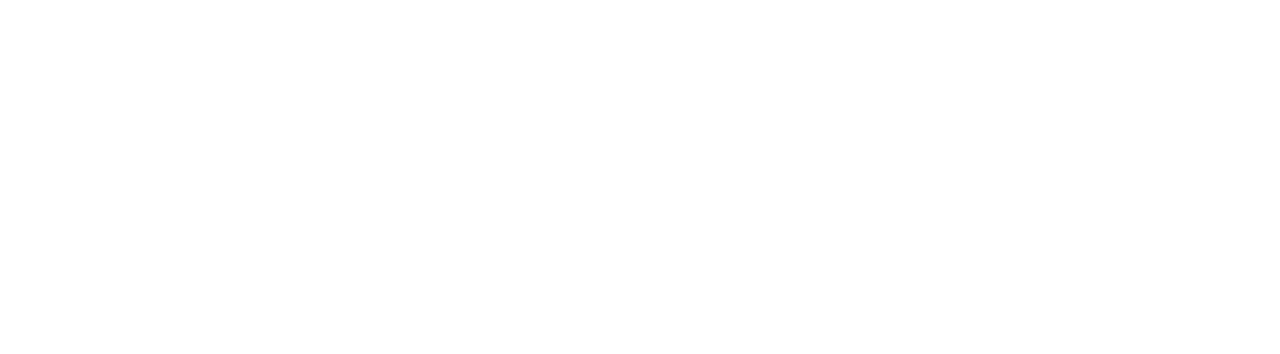
<file: search.html>
<!DOCTYPE html>
<html lang="en">
  <head>
    <meta charset="UTF-8" />
    <meta http-equiv="X-UA-Compatible" content="IE=edge" />
    <meta name="viewport" content="width=device-width, initial-scale=1.0" />
    <meta name="keywords" content="Streaming, Movies" />
    <meta
      name="description"
      content="The video streaming website where you can purchase interesting high quality films. No ads, no monthly fees and no subscription. Once you buy a film you own it."
    />
    <title>Square Eyes | Search</title>
    <link rel="stylesheet" href="style.css" />
    <link rel="preconnect" href="https://fonts.googleapis.com" />
    <link rel="preconnect" href="https://fonts.gstatic.com" crossorigin />
    <link
      href="https://fonts.googleapis.com/css2?family=Inter:wght@400;700&display=swap"
      rel="stylesheet"
    />
    <script src="/scripts/script.js" type="module"></script>
    <script src="/scripts/search.js" type="module"></script>
  </head>
  <body>
    <template-navigation id="search"></template-navigation>
    <template-sidebar class="shadow-sidebar"></template-sidebar>
    <main>
      <div class="vignette-left"></div>
      <div class="vignette-right"></div>

      <section class="searchbar">
        <input
          id="search-input"
          type="search"
          placeholder="Search"
          autocomplete="off"
        />
      </section>
      <section class="grid">
        <div class="row" id="search-results">
          <!-- <div class="search-results"></div> -->
          <!-- <div class="tile"></div> -->
        </div>
      </section>
    </main>
  </body>
</html>
</file>
<file: style.css>
*,
*::before,
*::after {
  margin: 0;
  padding: 0;
  box-sizing: border-box;
  font-family: "Inter", sans-serif;
}

:root {
  /* --------- Font size --------------- */

  --hero-description-size: clamp(12px, 1.3vw, 36px);
  --hero-line-height: 29px;

  --font-Xlarge: clamp(30px, 5vw, 250px);
  --font-large: clamp(20px, 3vw, 80px);
  --font-medium: clamp(14px, 2vw, 36px);
  --font-small: clamp(12px, 1.4vw, 30px);
  --font-xsmall: clamp(12px, 1vw, 28px);

  /* --------- Colours --------------- */
  --default-black: #000000;
  --default-dark-grey: #121212;
  --default-white: #ffffff;
  --button-main-color: #d9d9d9;
  --default-grey-color: #e2e2e2;
  --default-border-color: #57575722;

  --default-gradient: linear-gradient(
      237.41deg,
      rgba(0, 0, 0, 0.5) 14.81%,
      rgba(255, 255, 255, 0) 88.39%
    ),
    #232323;

  /* --------- Transition --------------- */
  --default-transition-opacity: 200ms opacity ease-in-out;
  --default-button-transition: 350ms all ease-in-out;
  --default-tile-transition: 250ms all ease-in-out;
  --default-transition-delay: 200ms;

  /* --------- Borders --------------- */
  --default-border-radius: 1vw;
  --button-radius: 5vw;

  --default-box-shadow: 5px 5px 5px -5px var(--default-black);
  --default-box-shadow-down: 0px 5px 5px -5px var(--default-black);

  /* --------- Other --------------- */
  --navbar-mobile-height: 45px;
  --mobile-breakpoint: 640px;
}

a {
  color: var(--default-black);

  text-decoration: none;
}

h1 {
  font-size: var(--font-Xlarge);
}

ul {
  list-style: none;
}

main {
  margin-top: clamp(50px, 12vw, 160px);
  height: 200vh;
}

main::before {
  position: fixed;
  content: "";
  top: 0;
  left: 0;
  right: 0;
  bottom: 0;
  background: var(--default-gradient);
  z-index: -1;
}
/* --------------------- Flex columns ---------------------*/
.hero-text,
.grid,
.tile-text,
.contact-page,
.about-page,
.mockup-right,
.search-results,
.right-checkout,
.checkout-top,
.checkout-middle,
.checkout-bottom {
  display: flex;
  flex-direction: column;
}

/* --------------------- default button ---------------------*/

.default-button {
  background-color: var(--button-main-color);
  font-size: var(--font-medium);
  font-weight: bold;
  border-radius: var(--button-radius);
  border: none;
  cursor: pointer;
}

/* --------------------- Hero section ---------------------*/

.arrow-left,
.arrow-right {
  position: absolute;
  top: 50%;
  left: 2vw;
  transform: translate(0%, -50%);
  width: 5vw;
  z-index: 10;
  opacity: 25%;
  transition: var(--default-transition-opacity);
}

.arrow-right {
  left: unset;
  right: 2vw;
}

.arrow-left:hover,
.arrow-right:hover {
  opacity: 60%;
  cursor: pointer;
}

.heroes {
  position: relative;
  height: 23vw;
  min-height: 160px;
  margin-bottom: 2vw;
}

.slide {
  position: absolute;
  inset: 0;
  z-index: 4;
  opacity: 0;
  transition: var(--default-transition-opacity);
  transition-delay: var(--default-transition-delay);
}

.slide[data-active] {
  opacity: 1;
  transition-delay: 0ms;
  z-index: 5;
}

.hero-img {
  object-fit: cover;
  object-position: 15% 50%;
  width: 100%;
  min-height: 160px;
}

.hero-text {
  position: absolute;
  top: 2vw;
  left: 10vw;
  height: clamp(150px, 100%, 3000px);
}

.hero-heading {
  color: var(--default-white);
  font-size: var(--font-Xlarge);
}

.hero-text h3 {
  font-size: var(--font-medium);
}

.hero-text h4 {
  font-size: var(--font-small);
  transform: translateY(-50%);
  font-weight: 400;
}

.hero-description {
  width: clamp(355px, 35vw, 1000px);
  top: 10vw;
  color: var(--default-white);
  font-size: var(--hero-description-size);
  text-align: justify;
}

.hero-button {
  position: absolute;
  bottom: 5%;
  height: clamp(30px, 4vw, 100px);
  width: clamp(133px, 17vw, 423px);
  transform: translateY(-50%);
}

.hero-button:hover {
  background-color: var(--default-black);
  color: var(--default-white);
  border: solid;
  border-width: 1px;
  border-color: #83838376;
  transition: var(--default-button-transition);
}

/* --------------------- Hero section --------------------- */
/* --------------------- Vignette --------------------- */

.vignette-left,
.vignette-right {
  position: fixed;
  top: 0;
  height: 100%;
  width: 20vw;
  background: linear-gradient(90deg, #0000007c 0%, rgba(0, 0, 0, 0) 100%);
  pointer-events: none;
  z-index: 1;
}

.vignette-right {
  right: 0;
  background: linear-gradient(-90deg, #0000007c 0%, rgba(0, 0, 0, 0) 100%);
}

/* --------------------- vignette ---------------------*/
/* --------------------- Video grid ---------------------*/

.grid {
  width: 100%;
  height: 80%;
  scrollbar-width: none;
  -ms-overflow-style: -ms-autohiding-scrollbar;
}

.grid::-webkit-scrollbar {
  display: none;
}

.row {
  position: relative;
  display: flex;
  align-items: center;
  gap: 1vw;
  height: clamp(200px, 24vw, 600px);
  margin-bottom: clamp(-191px, -4vw, -59px);
  overflow-y: hidden;
  scrollbar-width: none;
  padding-left: 2vw;
  -ms-overflow-style: -ms-autohiding-scrollbar;
}

.row-wrapper {
  position: relative;
}

.row::-webkit-scrollbar {
  display: none;
}

.movie-row-text {
  font-size: var(--font-medium);
  font-weight: bold;
  color: var(--default-white);
  position: absolute;
  top: 3vw;
  left: 2vw;
  z-index: 1;
}

.tile {
  position: relative;
  height: clamp(100px, 12vw, 250px);
  width: clamp(162px, 19.44vw, 405px);
  display: flex;
  border-radius: var(--default-border-radius);
  border: solid;
  border-color: var(--default-border-color);
  transition: var(--default-tile-transition);
}

.tile-text {
  position: absolute;
  bottom: 0;
  height: 5%;
  width: 100%;
  z-index: 3;
  padding: 0 5% 0 5%;
  transition: var(--default-tile-transition);
  pointer-events: none;
}

.movie-title {
  position: relative;
  width: 100%;
  bottom: 0;
  font-size: var(--font-small);
  font-weight: bold;
  color: var(--default-white);
  transition: var(--default-tile-transition);
  pointer-events: none;
  transform: translateY(-100%);
}

.movie-year-genre {
  display: flex;
  opacity: 0;
  transition: var(--default-tile-transition);
  margin: 2% 0 2% 0;
}

.movie-year {
  position: relative;
  font-size: var(--font-xsmall);
  color: var(--default-white);
}

.movie-dot {
  color: var(--default-white);
  font-size: var(--font-xsmall);
  padding: 0 2% 0 2%;
}

.movie-genre {
  position: relative;

  font-size: var(--font-xsmall);

  color: var(--default-white);
}

.movie-description {
  width: 120%;
  color: var(--default-white);
  opacity: 0;
  font-size: var(--font-small);
  transition: var(--default-tile-transition);
  pointer-events: none;
  z-index: 3;
  overflow-y: hidden;
}

.buy-now-button {
  position: absolute;
  width: 60%;
  height: 20%;
  bottom: 5%;
  left: 5%;
  font-size: var(--font-small);
  background-color: var(--default-white);
  opacity: 0;
  transition: var(--default-transition-opacity);
  z-index: 5;
}

.tile-fade {
  position: absolute;
  width: 100%;
  height: 60%;
  bottom: 0;
  background: linear-gradient(rgba(0, 0, 0, 0), rgb(0, 0, 0));
  border-radius: var(--default-border-radius);
  z-index: 2;
}

.tile-image {
  object-fit: cover;
  object-position: 100% 30%;
  aspect-ratio: 1.62/1;
  border-radius: var(--default-border-radius);
  transition: var(--default-tile-transition);
}

@media (min-width: 641px) {
  .tile:hover {
    transition: var(--default-tile-transition);
    height: clamp(150px, 16vw, 550px);
    width: clamp(243px, 26vw, 891px);
    box-shadow: 2vw 1vw 2vw #00000075;
    z-index: 5;
  }

  .tile:hover .tile-text {
    height: 95%;
    width: 90%;
  }
  .tile:hover .movie-title {
    transform: translateY(0%);
    transition-delay: 500ms;
    transition: var(--default-tile-transition);
  }
  .tile:hover .movie-year-genre {
    opacity: 1;
  }
  .tile:hover .movie-description {
    opacity: 1;
    transition-delay: var(--default-transition-delay);
  }
  .tile:hover > .buy-now-button {
    opacity: 1;
    transition-delay: 150ms;
  }
  .tile:hover > .tile-image {
    filter: brightness(40%);
  }
}

/* --------------------- Video grid ---------------------*/
/* --------------------- sidebar ---------------------*/

.background-blur {
  position: fixed;
  background-color: #00000054;
  backdrop-filter: blur(1px);
  top: 0;
  right: 0;
  bottom: 0;
  left: 0;
  width: 100%;
  height: 100%;
  z-index: 2000;
  transition: opacity 500ms;
  opacity: 1;
}

.hidden {
  transform: translateX(-100%);
  transition: transform 250ms;
  opacity: 0;
}

.sidebar {
  position: fixed;
  width: 30vw;
  top: 0;
  bottom: 0;
  background-color: var(--default-white);
  box-shadow: 2px 0px 10px #0000001f;
  transition: transform 250ms;
  z-index: 2000;
}

.sidebar .close-button-arrow {
  margin-left: 3vw;
  margin-top: 7.5vw;
  width: 3vw;
  cursor: pointer;
}

.sidebar ul {
  margin: 3vw;
  padding: 0;

  font-size: var(--font-large);
}

.sidebar li {
  padding-top: 1vw;
}

.sidebar-logo {
  display: flex;
  align-items: center;
  justify-content: center;
  position: absolute;
  bottom: 20px;
}

.sidebar-logo img {
  width: 80%;
}

/* --------------------- sidebar ---------------------*/

/* --------------------- index.html ---------------------*/
/* --------------------- browse.html ---------------------*/

.browse-filters {
  display: flex;
  justify-content: center;
  width: 100%;
  margin-top: clamp(90px, 15vw, 250px);
  position: relative;
  z-index: 4;
}

.filter-button,
.checkbox-button {
  background-color: var(--default-white);
  width: clamp(100px, 15vw, 190px);
  height: 50px;
  display: flex;
  justify-content: center;
  align-items: center;
  text-align: center;
  position: absolute;
  top: 0;
  z-index: 4;
}

.checkbox-button {
  cursor: pointer;
  opacity: 0;
}

.filters-window {
  width: 0;
  overflow: hidden;

  background-color: var(--default-white);

  display: flex;
  flex-direction: column;
  justify-content: space-between;
  align-items: center;

  transition: all 350ms ease-in-out;

  position: absolute;

  z-index: 3;
}

.selected-filter {
  font-weight: bold;
}

.filter-lists {
  display: flex;
  justify-content: space-between;
  width: 100%;
  padding-top: 2em;
}

.filter-lists li {
  cursor: pointer;
  line-height: 1.5em;
}

.filter-lists li:nth-child(1) {
  font-weight: bold;
  pointer-events: none;
}

.filter-list-button {
  border: none;
  /* background: none; */
}

.filter-list-button:focus {
  border: none;
  font-weight: bold;
  /* background: none; */
}

.genres-list {
  display: grid;
  grid-auto-flow: column;
  grid-template-columns: repeat(2, 1fr);
  grid-template-rows: repeat(1, 1fr);
  column-gap: 20%;
}

.year-rating-wrapper {
  display: grid;
  grid-auto-flow: column;
  grid-template-columns: repeat(1, 1fr);
  grid-template-rows: repeat(4, 1fr);
}

.year-selector {
  display: flex;
  flex-direction: column;
}

.year-selector-input input {
  height: 2em;
  width: 5em;
  text-align: center;
  margin-top: 4px;
}

.browse-filters input:checked ~ .filters-window {
  width: clamp(640px, 80%, 800px);
  height: 400px;

  padding: 2em;

  border-radius: 1em;

  box-shadow: var(--default-box-shadow);
}

.reset-confirm-buttons {
  display: flex;
  justify-content: center;
  align-items: center;
  width: 100%;
}

.reset-confirm-buttons button {
  font-weight: 300;
  font-size: var(--font-xSmall);
  padding: 0.5em 1em 0.5em 1em;
  margin: 0.5em;
}

/* --------------------- browse.html ---------------------*/
/* --------------------- Contact.html --------------------- */
.contact-page::before {
  content: "";
  background-color: var(--default-grey-color);
  position: fixed;
  top: 0;
  right: 0;
  bottom: 0;
  left: 0;
  z-index: -1;
}

.contact-page,
.about-page {
  justify-content: space-between;
  align-items: center;
  height: 100vh;
  padding-inline: 2em;
}

.close-button {
  position: absolute;
  left: 0;
  top: 10px;
}

.logo-container {
  display: flex;
  height: auto;
}

.center-content {
  display: flex;
  max-width: 1200px;
  height: 100%;
  align-items: flex-start;
}

.left-text,
.image-container {
  flex: 1;
  margin-bottom: 1em;
}

.left-text h2 {
  padding-bottom: 1em;
}

.contact-form {
  width: clamp(250px, 30%, 750px);
  flex: 1;
}

.contact-form input {
  border-radius: 0.5em;
  border: none;
  height: clamp(30px, 4vw, 80px);
  margin-bottom: 1vw;
  width: 100%;
  padding: 1em;
}

.contact-form .message {
  width: 100%;
  height: clamp(140px, 20vw, 400px);
  padding: 1vw 1vw 1vw 1vw;
  border: none;
  border-radius: var(--default-border-radius);
}

.contact-form .send {
  width: clamp(115px, 14vw, 350px);
  height: clamp(32px, 4vw, 77px);
  margin-top: 3vh;
  background-color: var(--default-black);
  color: var(--default-white);
  border-radius: 5vw;
  font-size: var(--font-medium);
}
/* --------------------- Contact.html --------------------- */
/* --------------------- About.html --------------------- */

.about-contact-top {
  display: flex;
  justify-content: center;
  width: 100%;
  height: 15%;
  min-height: 80px;
  margin-block: 20px;
  max-width: 1200px;
  position: relative;
}

.about-page .image-container {
  display: flex;
}

.image-container .mockup-left img {
  height: 100%;
}

.image-container .mockup-right img {
  height: 48%;
}

.image-container .mockup-right {
  justify-content: space-between;
  margin-left: 1em;
}

.image-container img {
  max-width: 100%;
}

/* --------------------- about.html --------------------- */
/* --------------------- search.html --------------------- */

.searchbar {
  /* width: 99vw; */
  padding-top: 5vw;
  padding-bottom: 5vw;
  display: flex;
  justify-content: center;
}

.searchbar input {
  width: 50%;
  height: 6vw;
  border-color: #848484;
  border-radius: 3vw;
  padding-left: 3vw;
  padding-right: 3vw;
  font-size: var(--font-large);
}

.searchbar input::-webkit-search-cancel-button {
  -webkit-appearance: none;
  appearance: none;
}

.searchbar input:focus {
  outline: none;
}

.search-results {
  width: 100%;
  height: 80%;
  overflow-x: auto;
  height: clamp(200px, 24vw, 500px);
  margin-bottom: clamp(-400px, -8vw, -65px);
  gap: 1vw;
  overflow-y: hidden;
}
/* --------------------- search.html --------------------- */
/* --------------------- checkout.html --------------------- */

.checkout {
  display: flex;
  justify-content: center;
  align-items: center;
  width: 100%;
  height: 80vh;
}

.checkout-container {
  display: flex;
  width: 80%;
  height: 80%;
  min-height: 630px;
  background-color: var(--default-white);
  border-radius: 2vw;
  box-shadow: var(--default-box-shadow);
}

.none {
  display: none;
}

.left-checkout {
  width: 50%;
  overflow: hidden;

  border-radius: 2vw 0 0 2vw;
}

.left-checkout img {
  width: 100%;
  height: 100%;
  object-fit: cover;
  object-position: 50% 20%;
}
.right-checkout {
  justify-content: space-between;
  width: 50%;
  padding: 2vw;
}

.checkout-top {
  justify-content: flex-start;
  line-height: 5vw;
  height: 100%;
}

.checkout-middle {
  height: 100%;
  justify-content: center;
}

.checkout-middle .checkout-description {
  font-size: var(--font-small);
  line-height: 1.5;
}

.checkout-bottom {
  justify-content: flex-end;
  height: 100%;

  font-size: var(--font-small);
  line-height: 1.5;
}

.right-checkout button {
  width: 100%;
  height: 8vw;
  color: var(--default-white);
  background-color: var(--default-black);
  border-radius: 10vw;
  font-size: var(--font-medium);
}

.right-checkout button::after {
  content: "Buy and watch now";
}

.right-checkout button:focus::after {
  content: "Please wait.";
  animation: buy-now-button 7s forwards;
}

@keyframes buy-now-button {
  0% {
    content: "Please wait.";
  }
  10% {
    content: "Please wait..";
  }
  20% {
    content: "Please wait...";
  }
  35% {
    content: "";
  }
  40% {
    content: "Success! 🎉";
  }
  100% {
    content: "Watch Now";
  }
}
/* ------------------- Log in ------------------- */

#login-page::before {
  background-image: url("/images/hero/login_background.webp"),
    linear-gradient(45deg, rgb(0, 0, 0) 0%, rgb(29, 29, 29) 100%);
  background-size: 100%;
  background-size: cover;
  animation: transform-background 5s ease alternate infinite;
}

#login-page {
  display: flex;
  justify-content: center;
  align-items: center;
  height: 99vh;
  width: 99vw;
  margin: 0;
}

.login-logo {
  display: flex;
  justify-content: center;
  align-items: center;
  width: 100%;
  background-color: #ffffffd9;
  position: absolute;
  top: 0;
  padding-block: 1em;
  box-shadow: var(--default-box-shadow-down);
}

.login-logo img {
  max-width: 200px;
}

#login-box {
  display: flex;
  flex-direction: column;
  justify-content: flex-start;
  align-items: center;
  width: 450px;
  min-width: 380px;
  padding: 4em;
  background-color: #000000cd;
  backdrop-filter: blur(10px);
  color: var(--default-white);
  border-radius: 2em;
  position: relative;
  transition: all 0;
}

#login-box:hover {
  background-color: #000000;
  backdrop-filter: none;
}

#login-box:hover::after {
  content: "";
  position: absolute;
  top: 0;
  right: 0;
  bottom: 0;
  left: 0;
  border-radius: 2em;
  z-index: -1;
  transform: scale(1.01);
  background: linear-gradient(75deg, #ffffff9e, #0000009d);
  opacity: 0.2;
  animation: border-gradient 1.5s ease-in-out forwards;
  background-size: 300% 300%;
}

@keyframes border-gradient {
  0% {
    background-position: 100% 50%;
    opacity: 1;
  }
  50% {
    background-position: 0% 50%;
    opacity: 1;
  }
  100% {
    background-position: 0% 100%;
    opacity: 0.5;
  }
}

.login-input input:invalid {
  border-color: rgb(252, 52, 52);
  border-width: 3px;
}

.login-input input:valid {
  border-color: rgb(14, 159, 1);
  border-width: 3px;
}

.login-input {
  display: flex;
  flex-direction: column;
  gap: 2em;
  width: 100%;
}

.login-input h1 {
  font-size: 2em;
  color: var(--default-white);
}

.login-input > input {
  height: 4em;
  border-radius: 0.5em;
  padding-inline: 1em;
}

.login-button {
  height: 3em;
  font-size: 1em;
  cursor: pointer;
}

.remember-me {
  display: flex;
  justify-content: space-between;
}

.remember-me a {
  color: white;
}

#remember-me-checkbox {
  transform: scale(1.5) translateX(10%);
  margin-right: 0.5em;
}

#sign-up-link {
  font-weight: bold;
  color: var(--default-white);
}

#login-footer {
  position: absolute;
  display: flex;
  justify-content: center;
  align-items: center;
  gap: 10px;
  width: 101vw;
  height: 50px;
  bottom: 0;
  background-color: #000000c1;
  color: white;
}

#login-footer a {
  color: white;
}

/* ------------------- Log in ------------------- */

/* ------------------- Mobile ------------------- */

.mobile-header,
.mobile-banner,
.mobile-navbar {
  display: none;
}

@media (max-width: 640px) {
  main {
    margin-top: var(--navbar-mobile-height);
  }

  .sticky-padding {
    padding-top: 0;
  }

  .heroes {
    display: none;
  }

  /* ----------sidebar------- */

  .sidebar {
    width: 80vw;
  }

  .sidebar .close-button-arrow {
    width: 10vw;
  }

  .sidebar ul {
    margin: 3vw;
    padding: 0;
    font-size: var(--font-Xlarge);
  }
  /* ----------hero------- */

  .mobile-banner {
    position: relative;
    display: flex;
    justify-content: center;
    transition: var(--default-tile-transition);
    z-index: 5;
    width: clamp(210px, 100%, 800px);
    height: 193px;
    margin-bottom: 30px;
  }

  .mobile-banner-active {
    z-index: 3000;
    transform: translateY(-10%);
    height: 90vh;
  }

  .hero-title {
    font-size: 2.5em;
    font-weight: bold;
    position: absolute;
    left: 2%;
    top: 1vw;
    color: var(--default-white);
  }

  .hero-title-active {
    font-size: 17vw;
    left: 5%;
    z-index: 3001;
  }

  .mobile-hero-description {
    font-size: 0.8em;
    position: absolute;
    left: 2%;
    top: 30%;
    width: 95%;
    color: var(--default-white);
  }

  .hero-description-active {
    font-size: 1.2em;
    top: 15%;
    left: 5%;
    line-height: 152%;
    width: 90%;
    z-index: 3001;
  }

  .button {
    display: flex;
    justify-content: center;
  }

  .buy-now {
    font-size: 1em;
    padding: 0.5em 1.5em 0.5em 1.5em;
    border: none;
    background-color: var(--default-white);
    position: absolute;
    bottom: 8%;
    left: 2%;
    color: black;
    border-radius: 10vw;
    font-weight: bold;
  }

  .buy-now-active {
    bottom: 5%;
    width: 90%;
    left: 5%;
    border-radius: 10vw;
    font-size: 2em;
    color: var(--default-white);
    background-color: var(--default-black);
    z-index: 3001;
  }

  .frame {
    width: 100%;
    display: flex;
    align-items: center;
    justify-content: center;
    overflow: hidden;
  }

  .frame-active {
    width: 95%;
    border-radius: 4vw;
  }

  .background-image {
    width: 100%;
    height: 100%;
    object-fit: cover;
    transition: var(--default-tile-transition);
  }

  .background-image-active {
    width: unset;
    transform: translateX(-25%);
    filter: blur(2px) brightness(60%);
  }

  /* ----------/hero------- */

  /* ----------browse------- */

  .browse-filters input:checked ~ .filters-window {
    width: 90%;
    height: clamp(520px, 90vh, 750px);
    position: fixed;
    top: 50px;
  }

  .filter-lists {
    flex-direction: column;
    height: 100%;
    max-height: 500px;
    padding-top: 0;
  }
  .genres-list {
    column-gap: 0;
  }

  .filters-window li {
    line-height: 2em;
  }

  .year-selector-input input {
    width: 4em;
  }

  .year-rating-wrapper {
    display: grid;
    grid-auto-flow: column;
    grid-template-columns: repeat(2, 1fr);
    grid-template-rows: repeat(1, 1fr);
    /* column-gap: 10%; */
  }

  .languages-list {
    display: grid;
    grid-auto-flow: column;
    grid-template-columns: repeat(3, 1fr);
    grid-template-rows: repeat(3, 1fr);
    width: 100%;
  }

  .languages-list li:nth-child(1) {
    font-weight: bold;
    position: absolute;
    transform: translateY(-1.5em);
  }

  .reset-confirm-buttons button {
    font-size: var(--font-large);
  }

  /* ----------/browse------- */

  /* ----------grid------- */

  .row {
    gap: 2%;
    height: 200px;
    margin-block: 15px;
    padding-top: 30px;
  }

  template-movie-tile {
    width: 50%;
    height: 100%;
  }

  .tile {
    height: 100%;
    width: 120px;
  }

  .movie-row-text {
    top: 5px;
  }

  .tile-image {
    object-fit: contain;
    position: relative;
    object-position: unset;
    border-radius: var(--default-border-radius);
    aspect-ratio: unset;
    width: 120px;
  }

  .movie-title {
    text-align: center;
    font-size: var(--font-medium);
  }

  .buy-now-button {
    opacity: 0;
  }

  #tile-selected {
    z-index: 5000;
    width: 100%;
  }

  #tile-selected .tile-text {
    height: 90%;
    width: 80%;
    margin-left: 1em;
  }

  #tile-selected .movie-title {
    font-size: 1.5em;
    text-align: left;
    transform: translateY(0%);
  }

  #tile-selected .movie-year-genre,
  #tile-selected .movie-description {
    opacity: 1;
    font-size: 1.5em;
  }

  #tile-selected .buy-now-button {
    width: 90%;
    font-size: 1.5em;
    height: unset;
    padding: 1em;
    border-radius: 2em;
    transition: all 500ms;
    opacity: 1;
  }

  #tile-selected > .tile-image {
    width: 200%;
    transform: translateX(-10%);
    filter: blur(3px) brightness(50%);
  }

  #dimBackground {
    position: fixed;
    z-index: 2001;
    top: 0;
    right: 0;
    bottom: 0;
    left: 0;
    background-color: rgba(0, 0, 0, 0.688);
    backdrop-filter: blur(2px);
  }

  .center-content {
    flex-direction: column;
    padding-inline: 3em;
  }
}
</file>
